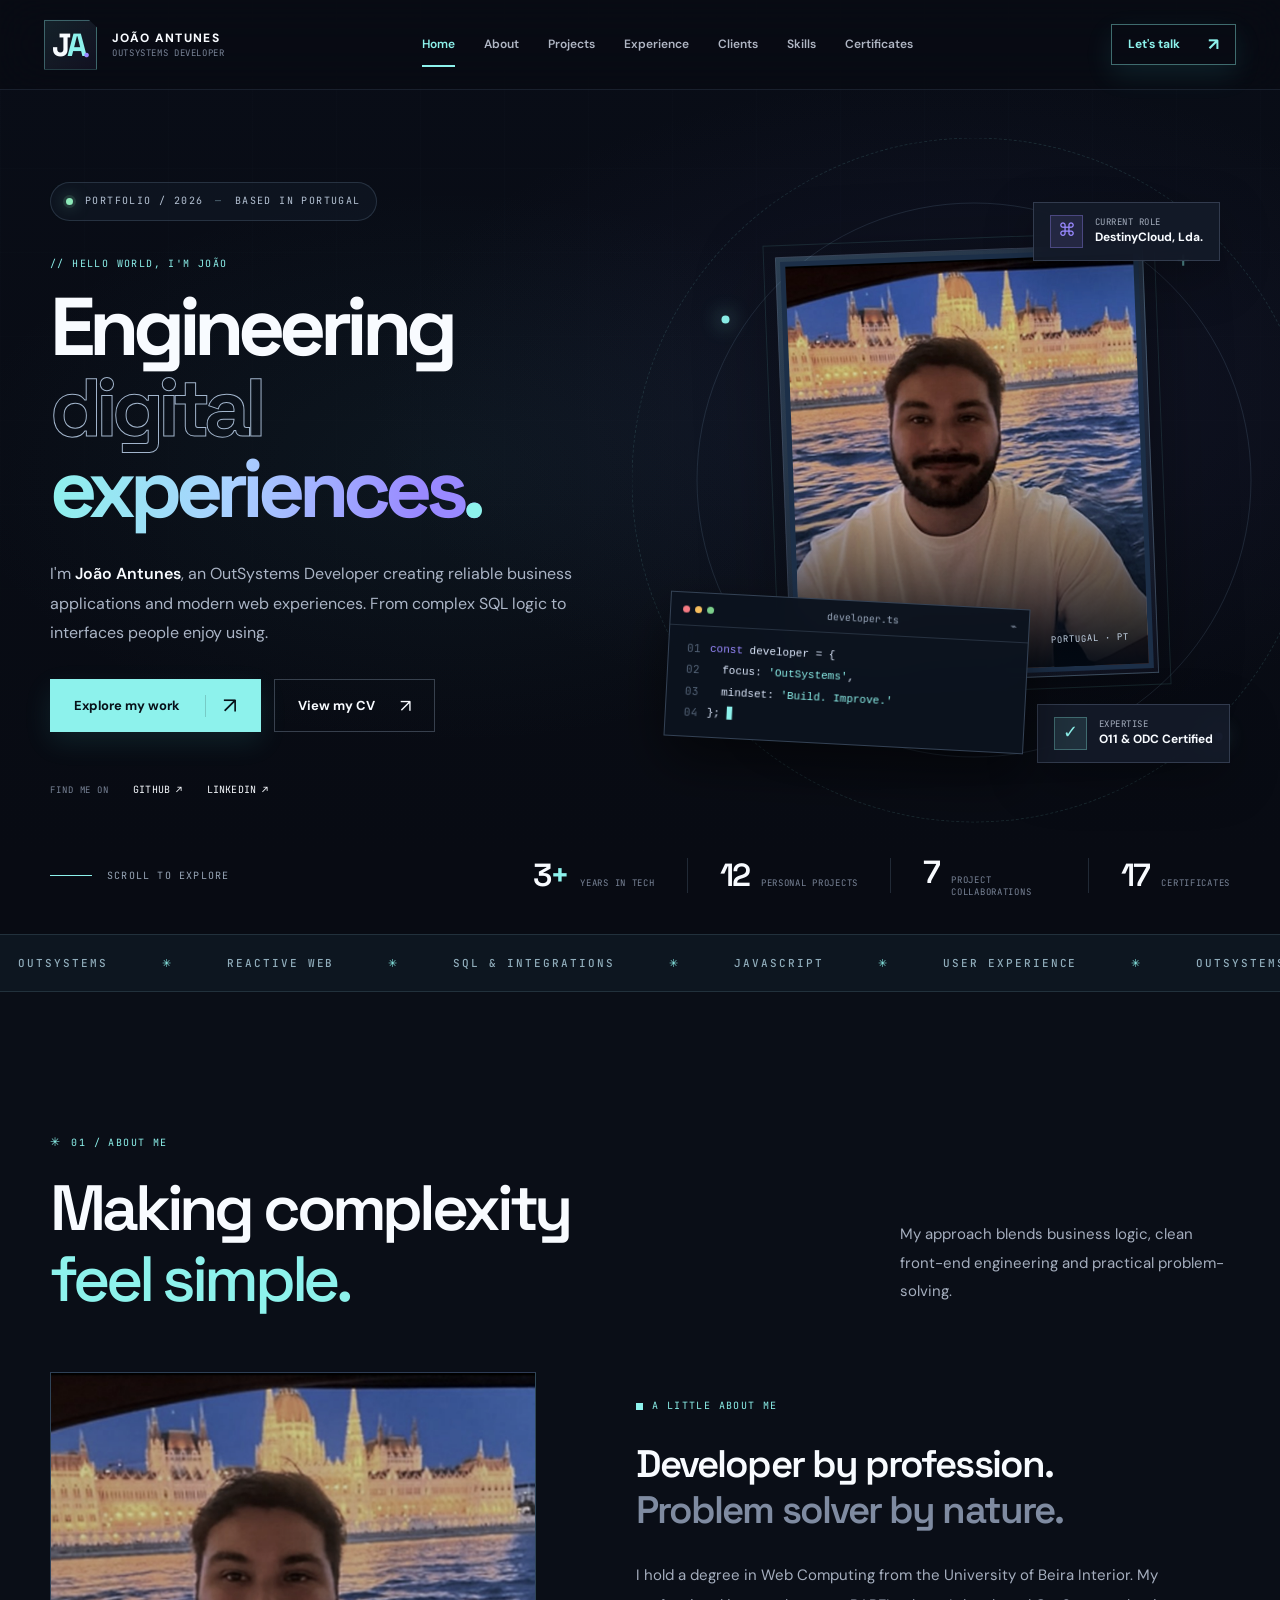
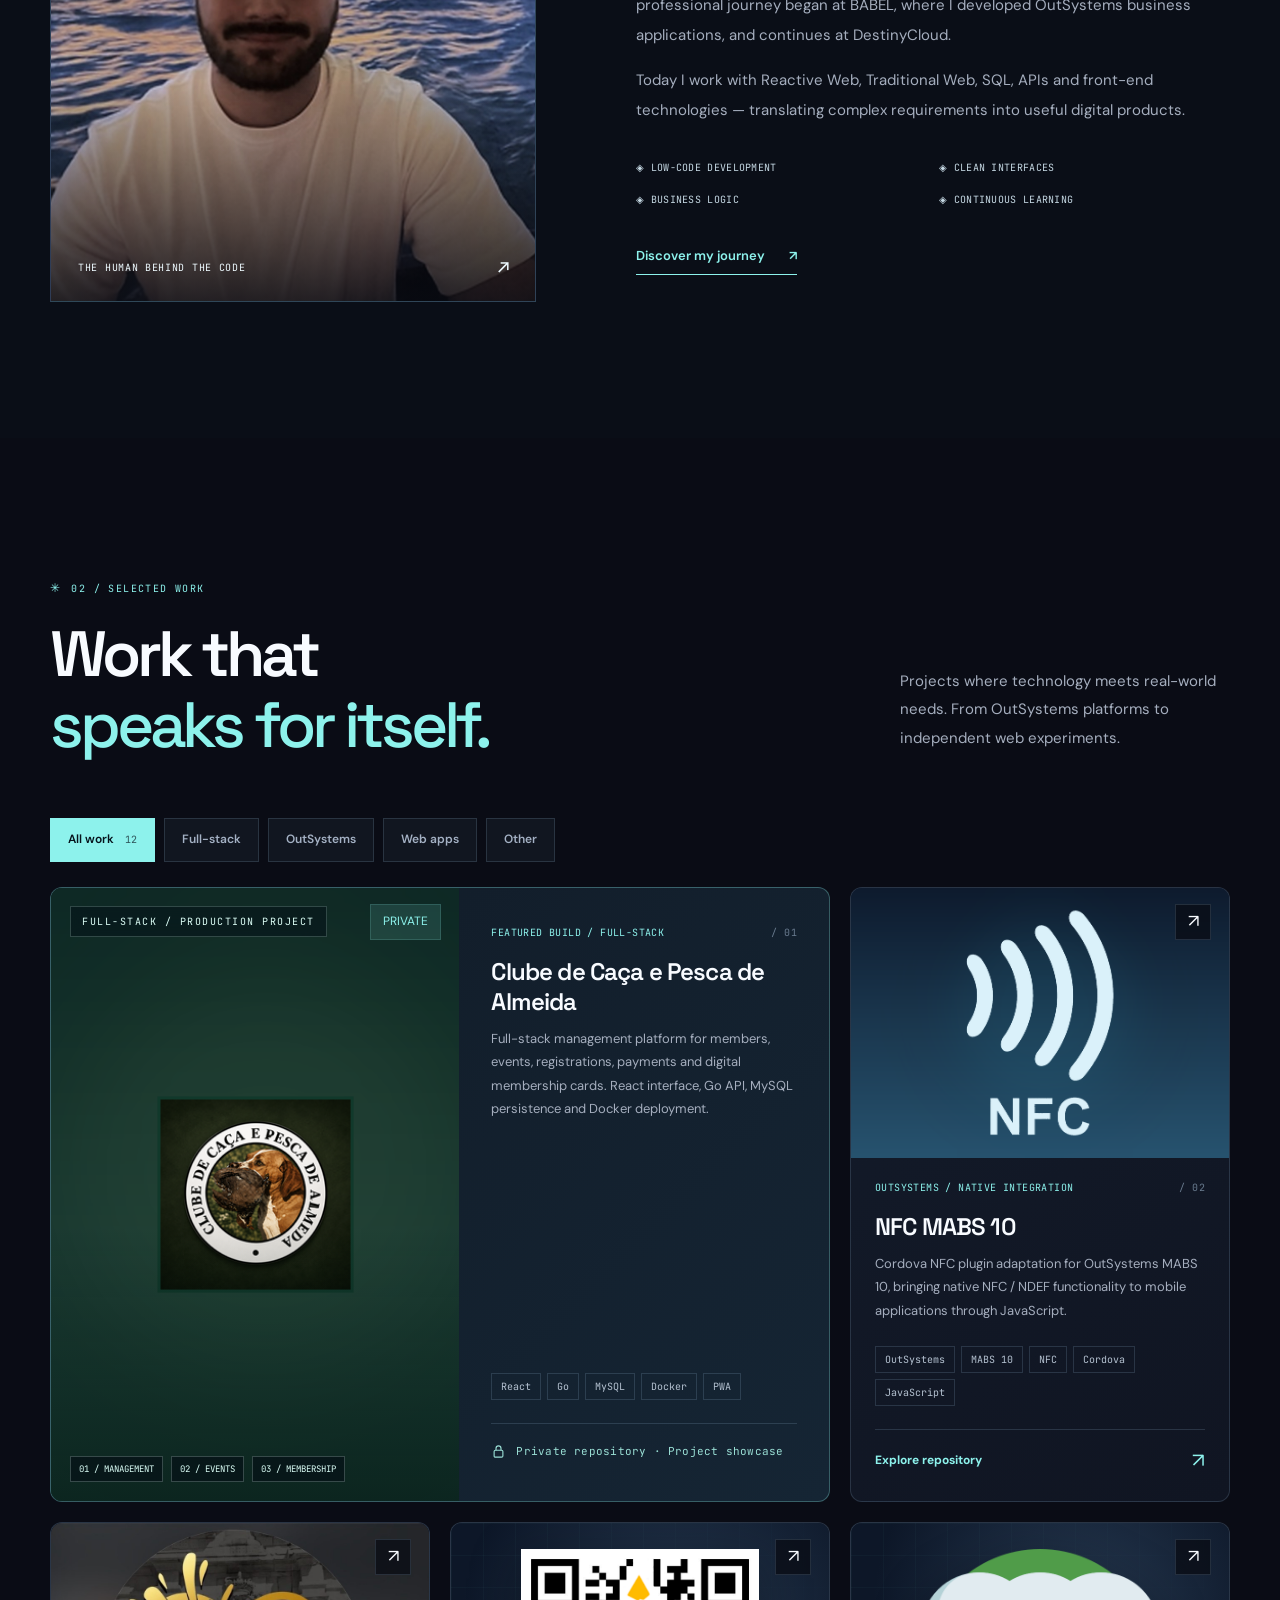
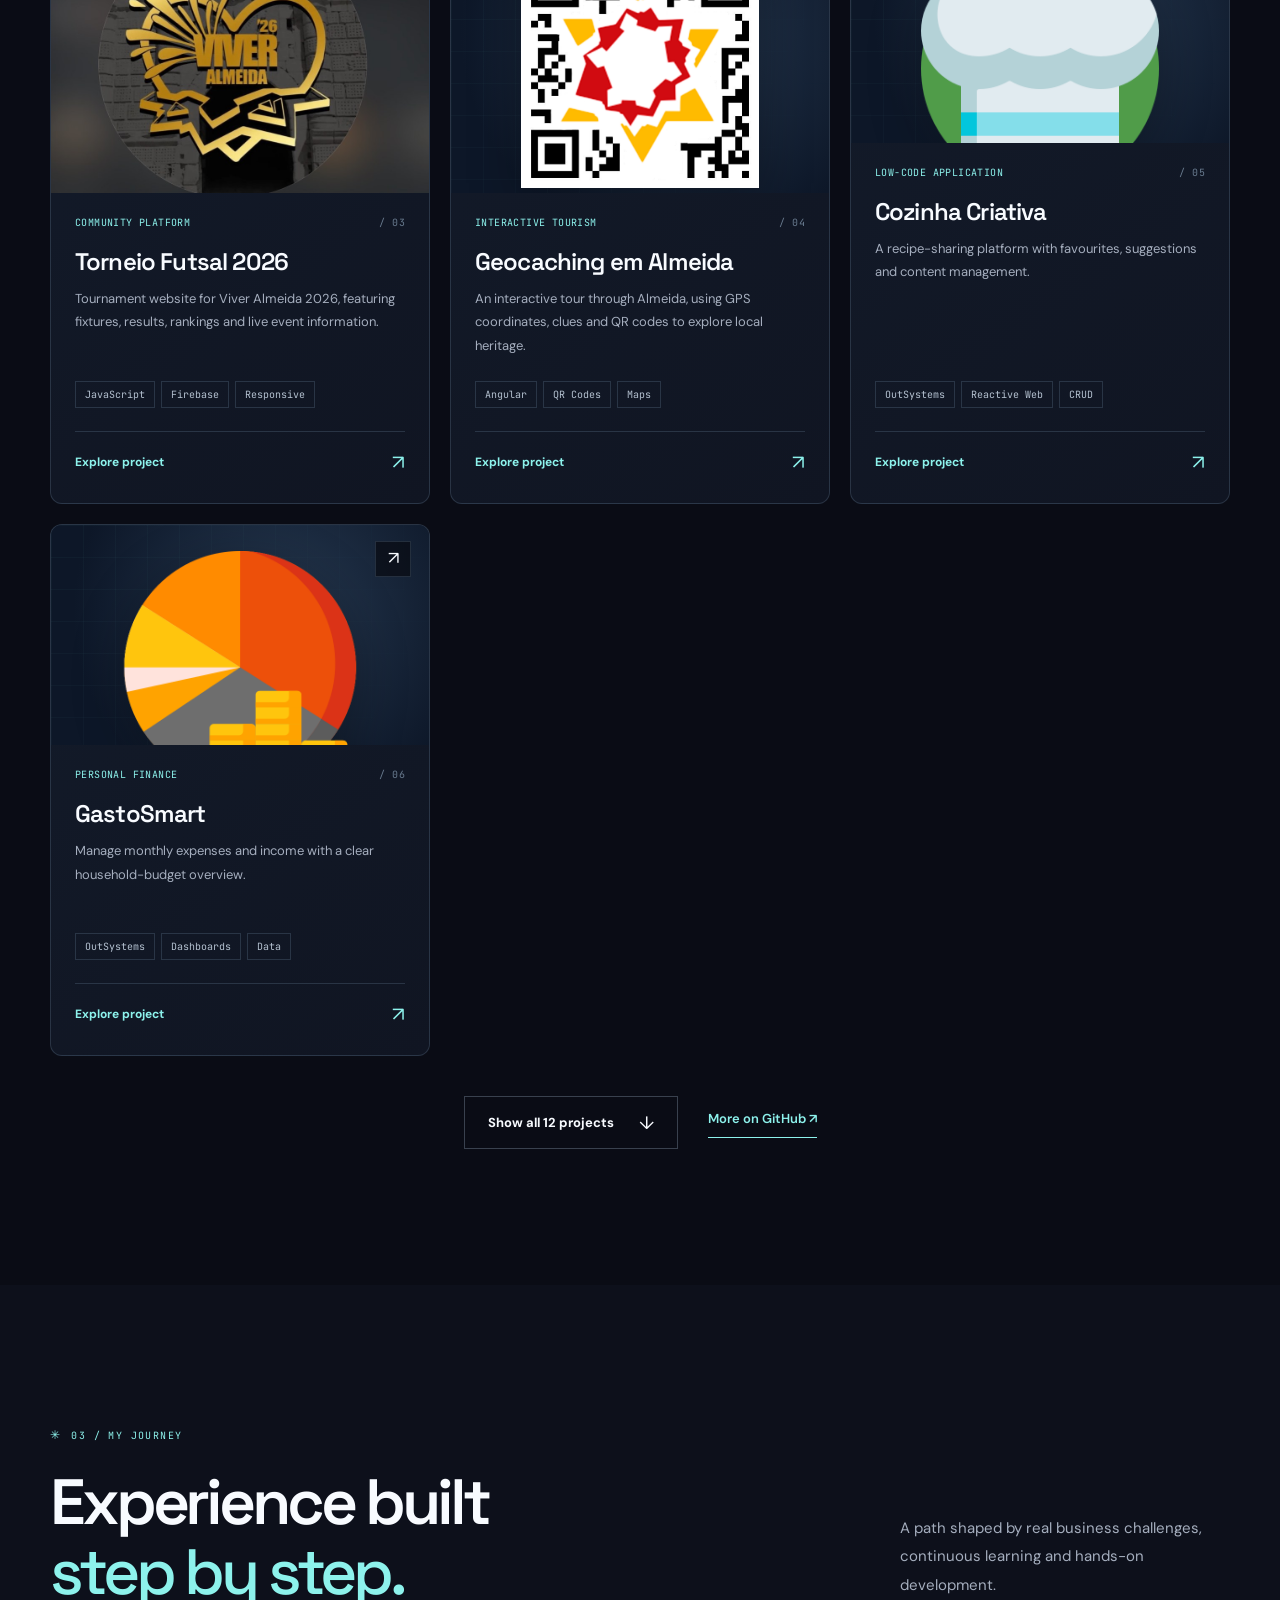
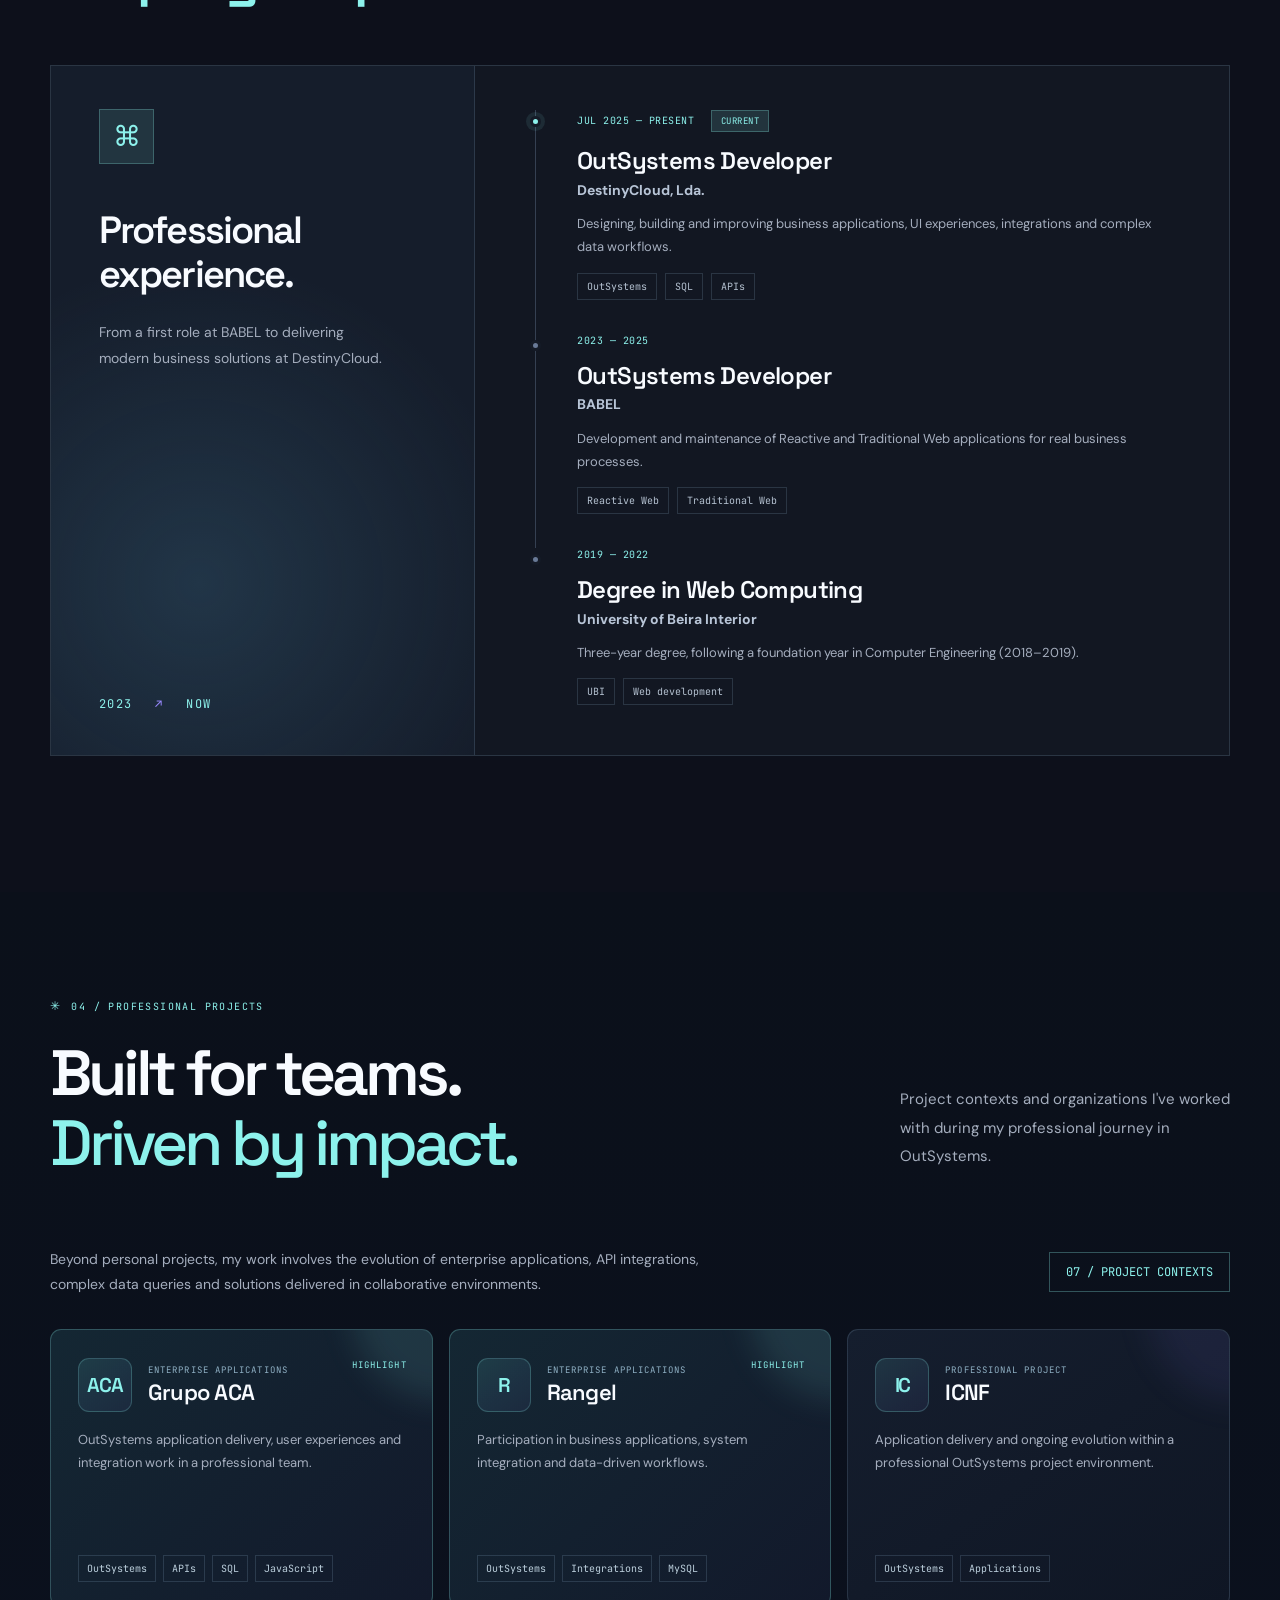
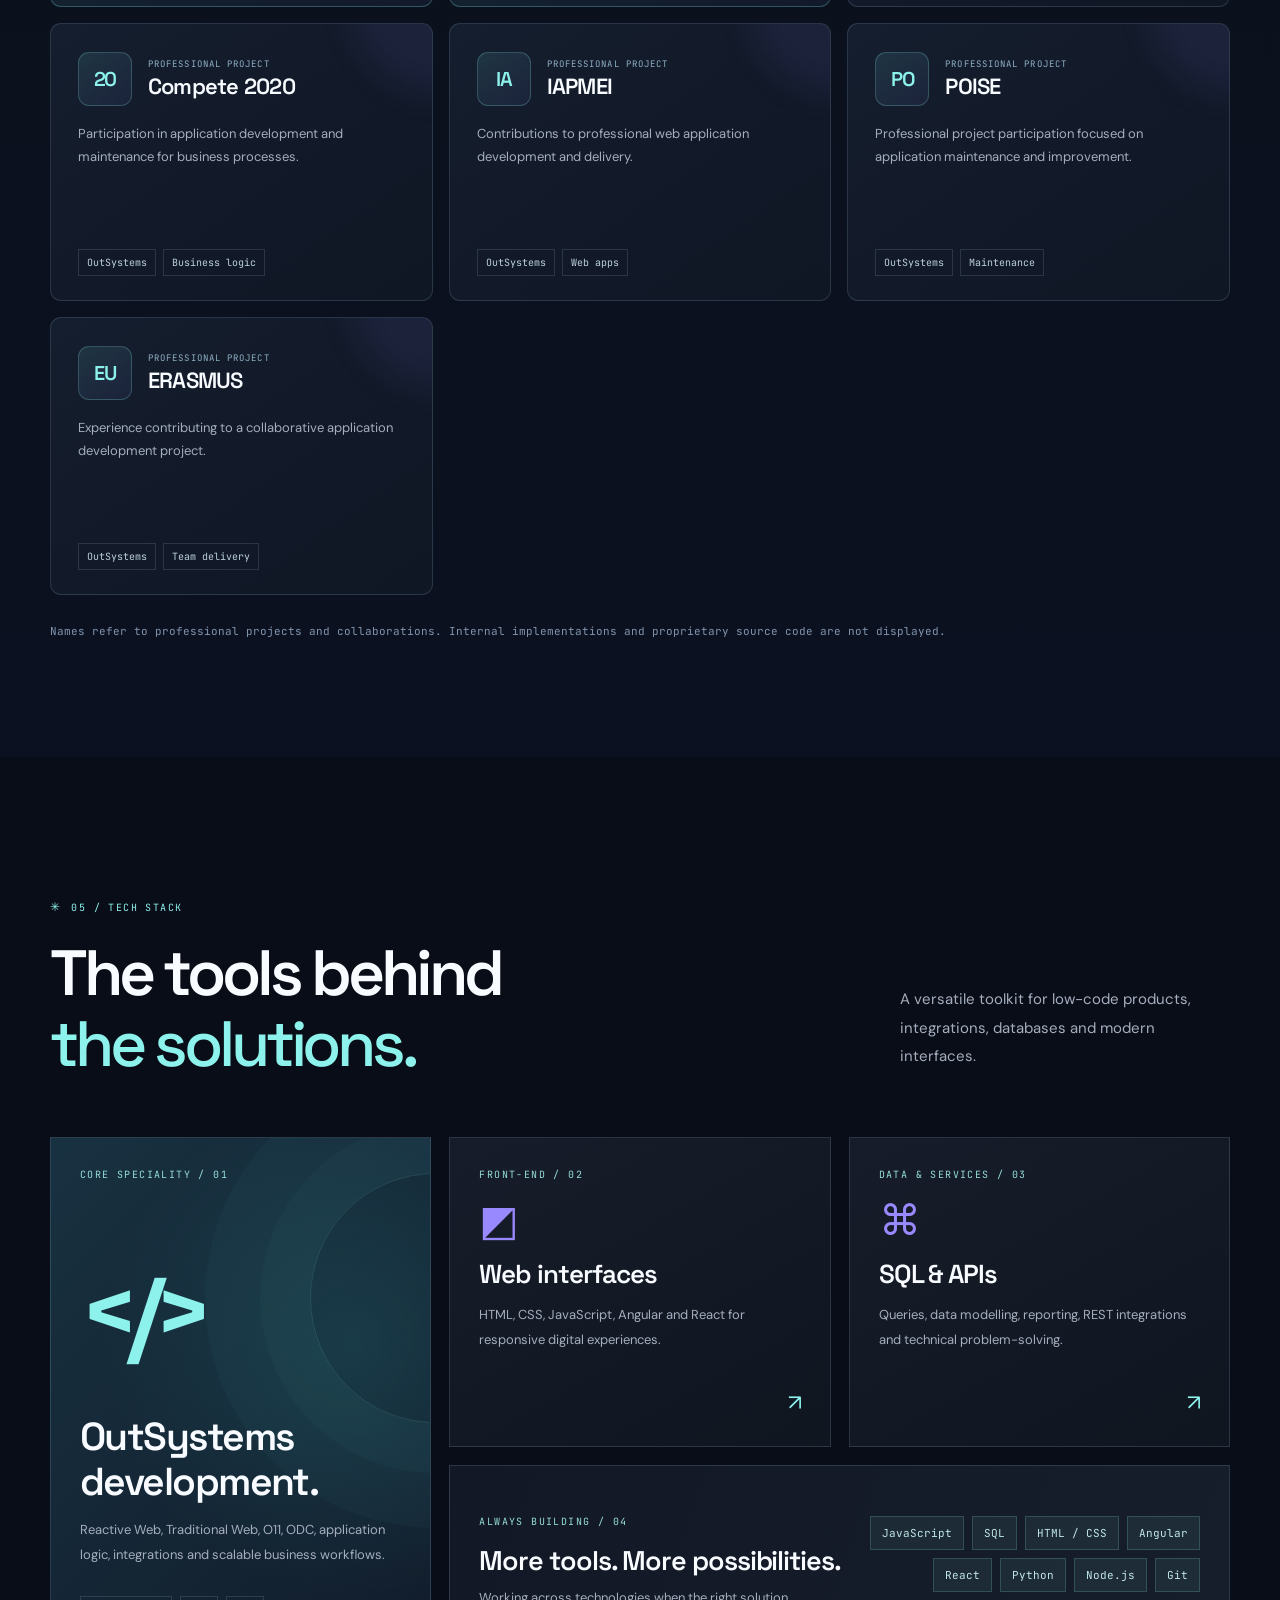
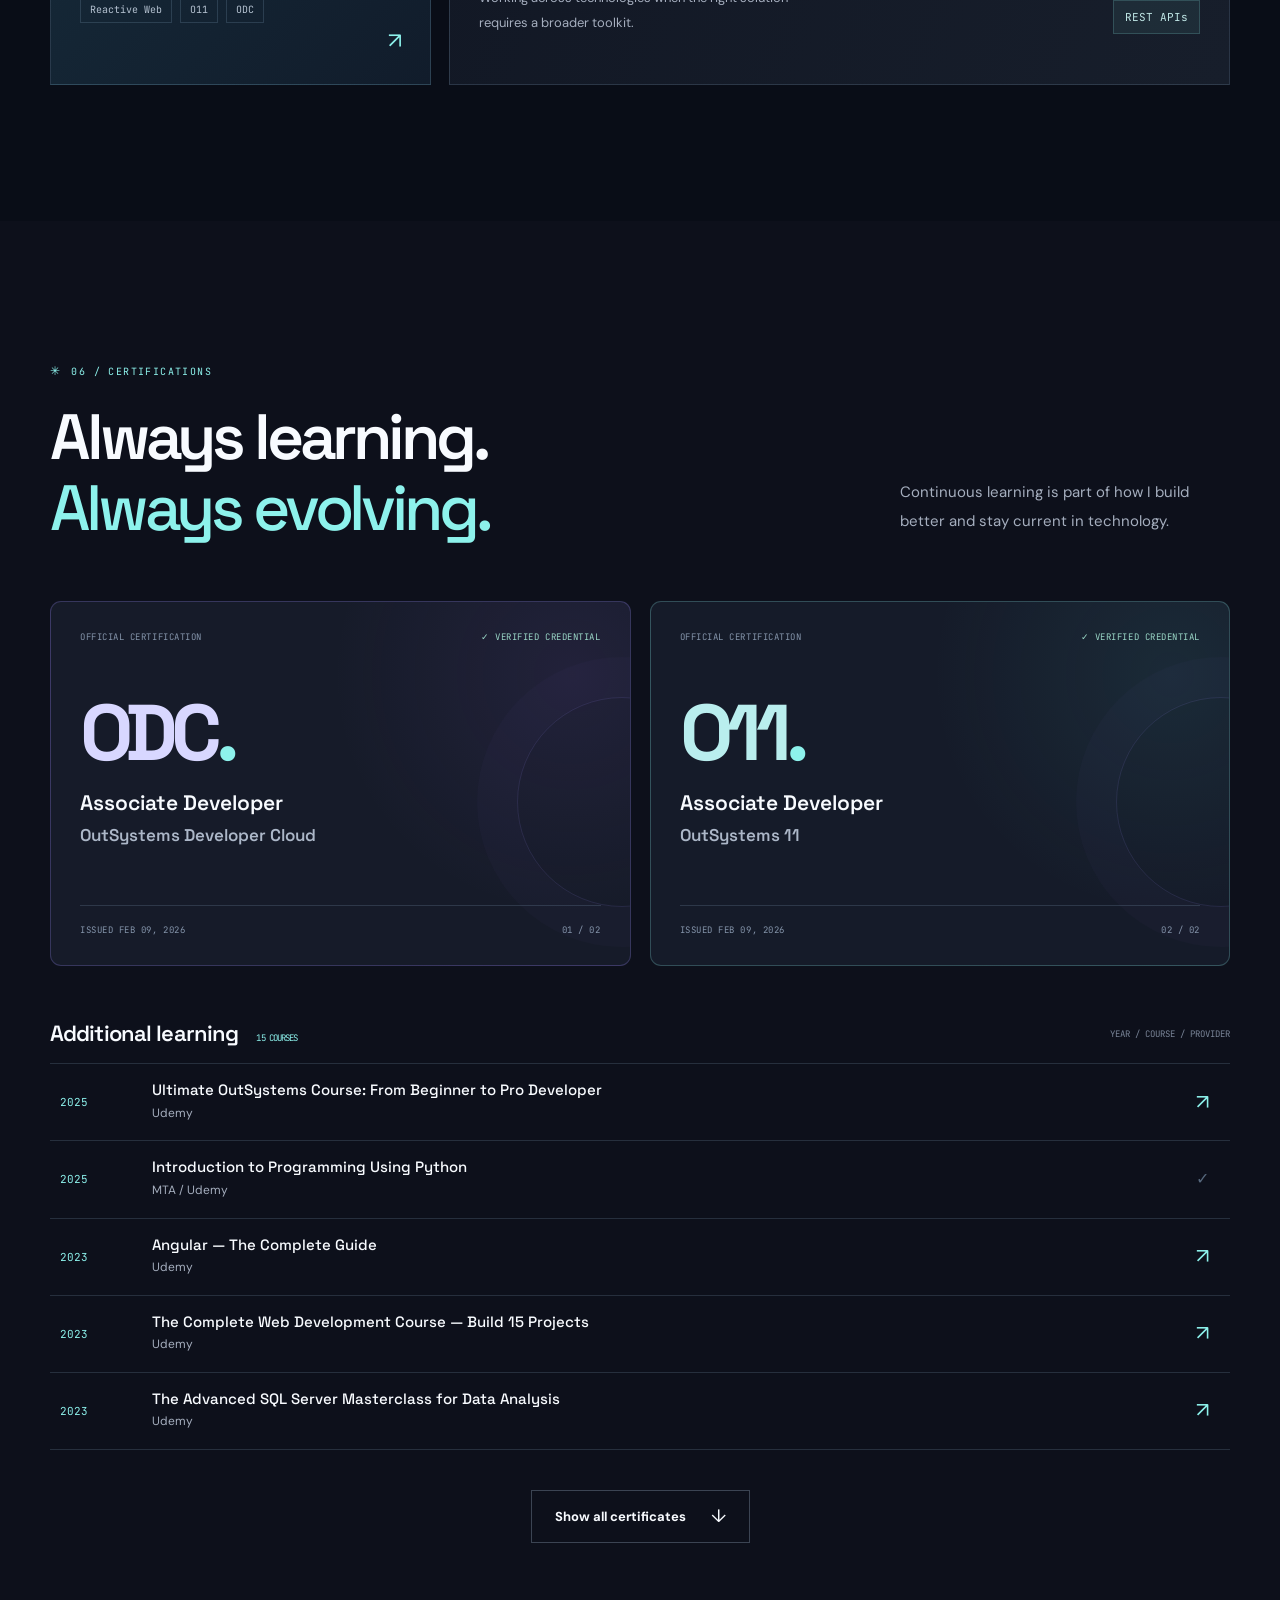
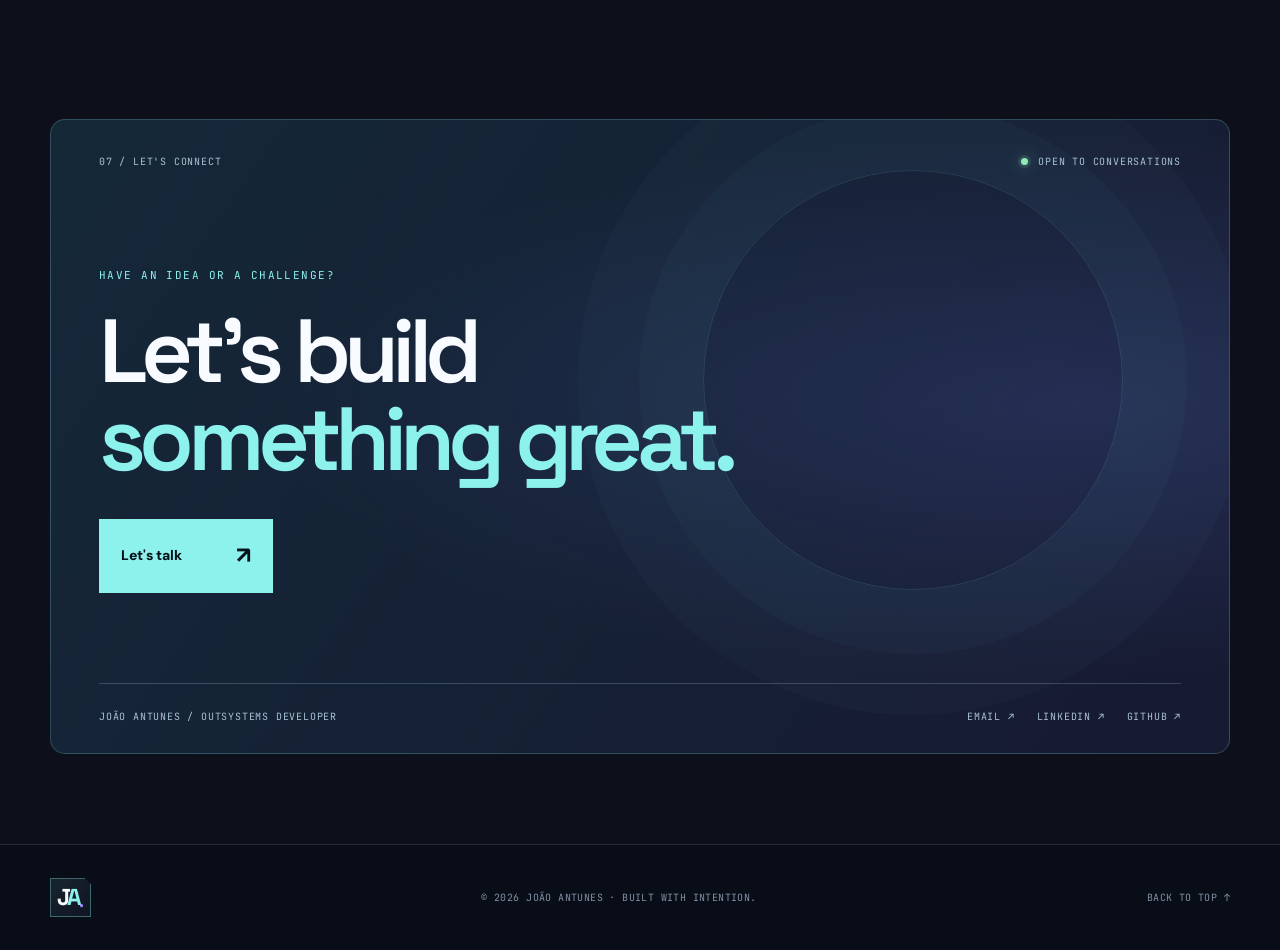
<file: index.html>
<!DOCTYPE html>
<!DOCTYPE html>

<html lang="en">
<head>
<meta charset="utf-8"/>
<meta content="width=device-width, initial-scale=1" name="viewport"/>
<meta content="#070b15" name="theme-color"/>
<meta content="João Antunes — OutSystems Developer | Projects in OutSystems, React, Go, MySQL, REST APIs, JavaScript and NFC. Portfolio, experience and certifications." name="description"/>
<meta content="website" property="og:type"/><meta content="João Antunes | OutSystems Developer" property="og:title"/><meta content="Developer portfolio — selected projects, experience, technical skills and certifications." property="og:description"/>
<meta content="https://jmfa2310.github.io/Joao_Antunes_Portofolio/images/home.jpg" property="og:image"/>
<link href="https://jmfa2310.github.io/Joao_Antunes_Portofolio/images/favicon-32x32.png" rel="icon" type="image/png"/>
<link href="https://fonts.googleapis.com" rel="preconnect"/><link crossorigin="" href="https://fonts.gstatic.com" rel="preconnect"/>
<link href="https://fonts.googleapis.com/css2?family=DM+Sans:wght@400;500;600;700&amp;family=Space+Grotesk:wght@400;500;600;700&amp;family=JetBrains+Mono:wght@400;500;600&amp;display=swap" rel="stylesheet"/>

<noscript><style>.reveal{opacity:1!important;transform:none!important}</style></noscript>
<link href="css/futuristic.css" rel="stylesheet"/><title>João Antunes — OutSystems Developer</title>
<meta content="dark" name="color-scheme"/></head>
<body>
<a class="skip-link" href="#main">Skip to content</a>
<div aria-hidden="true" class="reading-progress" id="reading-progress"></div>
<div aria-hidden="true" class="ambient ambient-a"></div><div aria-hidden="true" class="ambient ambient-b"></div>
<header class="site-header" id="site-header"><div class="nav-container">
<a aria-label="João Antunes — home" class="wordmark" href="#home"><span class="wordmark-symbol">J<span>A</span><i>.</i></span><span class="wordmark-meta">JOÃO ANTUNES <small>OUTSYSTEMS DEVELOPER</small></span></a>
<button aria-controls="site-nav" aria-expanded="false" aria-label="Open menu" class="mobile-menu" id="menu-toggle" type="button"><span></span><span></span></button>
<nav aria-label="Main navigation" class="site-nav" id="site-nav"><a href="#home">Home</a><a href="#about">About</a><a href="#projects">Projects</a><a href="#experience">Experience</a><a href="#clients">Clients</a><a href="#skills">Skills</a><a href="#certifications">Certificates</a></nav>
<a class="nav-contact" href="#contact">Let's talk <span>↗</span></a>
</div></header>
<main id="main">
<section class="hero" id="home"><div aria-hidden="true" class="hero-noise"></div><div class="hero-grid section-container">
<div class="hero-copy reveal"><div class="micro-heading"><span class="live-indicator"></span> PORTFOLIO / 2026 <span class="micro-divider">—</span> BASED IN PORTUGAL</div>
<div class="hero-caption">// HELLO WORLD, I'M JOÃO</div>
<h1>Engineering<br/><span class="outline-word">digital</span><br/><span class="gradient-word">experiences<span class="period">.</span></span></h1>
<p class="hero-description">I'm <strong>João Antunes</strong>, an OutSystems Developer creating reliable business applications and modern web experiences. From complex SQL logic to interfaces people enjoy using.</p>
<div class="hero-actions"><a class="btn btn-primary" href="#projects"><span>Explore my work</span><span class="btn-arrow">↗</span></a><a class="btn btn-outline" href="https://jmfa2310.github.io/Joao_Antunes_Portofolio/cv.html" rel="noopener noreferrer" target="_blank">View my CV <span>↗</span></a></div>
<div class="hero-social"><span>FIND ME ON</span><a href="https://github.com/jmfa2310" rel="noopener noreferrer" target="_blank">GITHUB ↗</a><a href="https://www.linkedin.com/in/jo%C3%A3o-antunes-988613198/" rel="noopener noreferrer" target="_blank">LINKEDIN ↗</a></div>
</div>
<div aria-label="Developer portrait and coding theme" class="hero-visual reveal"><div class="orbital orbit-one"></div><div class="orbital orbit-two"></div><div class="orbit-cross cross-1">+</div><div class="orbit-cross cross-2">+</div>
<div class="hero-photo-frame"><div class="hero-photo-glow"></div><img alt="João Antunes" class="hero-portrait" fetchpriority="high" src="https://jmfa2310.github.io/Joao_Antunes_Portofolio/images/home.jpg"/><div class="portrait-bottom"><span>JOÃO ANTUNES</span><span>PORTUGAL · PT</span></div></div>
<div class="floating-pill pill-top"><span class="pill-icon">⌘</span><span><small>CURRENT ROLE</small><strong>DestinyCloud, Lda.</strong></span></div>
<div class="floating-terminal"><div class="terminal-header"><span class="terminal-dots"><i></i><i></i><i></i></span><span>developer.ts</span><span>⌁</span></div><div class="terminal-lines"><span class="line-number">01</span><code><span class="code-violet">const</span> developer = {</code><span class="line-number">02</span><code>  focus: <span class="code-green">'OutSystems'</span>,</code><span class="line-number">03</span><code>  mindset: <span class="code-green">'Build. Improve.'</span></code><span class="line-number">04</span><code>}; <span class="cursor-block">▋</span></code></div></div>
<div class="floating-pill pill-bottom"><span class="pill-icon pill-green">✓</span><span><small>EXPERTISE</small><strong>O11 &amp; ODC Certified</strong></span></div>
</div>
</div>
<div class="hero-bottom section-container"><a class="scroll-hint" href="#about"><span class="scroll-line"></span> SCROLL TO EXPLORE</a><div class="hero-stats"><div><strong>3<span>+</span></strong><small>YEARS IN TECH</small></div><i></i><div><strong>12</strong><small>PERSONAL PROJECTS</small></div><i></i><div><strong>7</strong><small>PROJECT COLLABORATIONS</small></div><i></i><div><strong>17</strong><small>CERTIFICATES</small></div></div></div>
</section>
<div aria-hidden="true" class="marquee"><div class="marquee-track">  OUTSYSTEMS <span>✳</span> REACTIVE WEB <span>✳</span> SQL &amp; INTEGRATIONS <span>✳</span> JAVASCRIPT <span>✳</span> USER EXPERIENCE <span>✳</span> OUTSYSTEMS <span>✳</span> REACTIVE WEB <span>✳</span> SQL &amp; INTEGRATIONS <span>✳</span> JAVASCRIPT <span>✳</span> USER EXPERIENCE <span>✳</span> </div></div>
<section class="section about-section" id="about"><div class="section-container"><div class="section-heading-row reveal"><div><span class="section-number">01 / ABOUT ME</span><h2>Making complexity<br/><em>feel simple.</em></h2></div><p>My approach blends business logic, clean front-end engineering and practical problem-solving.</p></div>
<div class="about-layout"><div class="about-image-wrap reveal"><img alt="João Antunes portrait" loading="lazy" src="https://jmfa2310.github.io/Joao_Antunes_Portofolio/images/about.jpg"/><div class="image-label">THE HUMAN BEHIND THE CODE <span>↗</span></div></div><div class="about-content reveal"><span class="tiny-heading"><span class="tiny-square"></span> A LITTLE ABOUT ME</span><h3>Developer by profession.<br/><span>Problem solver by nature.</span></h3><p>I hold a degree in Web Computing from the University of Beira Interior. My professional journey began at BABEL, where I developed OutSystems business applications, and continues at DestinyCloud.</p><p>Today I work with Reactive Web, Traditional Web, SQL, APIs and front-end technologies — translating complex requirements into useful digital products.</p><div class="about-qualities"><span>◈ LOW-CODE DEVELOPMENT</span><span>◈ CLEAN INTERFACES</span><span>◈ BUSINESS LOGIC</span><span>◈ CONTINUOUS LEARNING</span></div><a class="text-link" href="#experience">Discover my journey <span>↗</span></a></div></div>
</div></section>
<section class="section projects-section" id="projects"><div class="section-container"><div class="section-heading-row reveal"><div><span class="section-number">02 / SELECTED WORK</span><h2>Work that<br/><em>speaks for itself.</em></h2></div><p>Projects where technology meets real-world needs. From OutSystems platforms to independent web experiments.</p></div>
<div aria-label="Filter projects" class="filter-bar reveal" role="group"><button aria-pressed="true" class="filter-btn active" data-filter="all" type="button">All work <span>12</span></button><button aria-pressed="false" class="filter-btn" data-filter="fullstack" type="button">Full-stack</button><button aria-pressed="false" class="filter-btn" data-filter="outsystems" type="button">OutSystems</button><button aria-pressed="false" class="filter-btn" data-filter="web" type="button">Web apps</button><button aria-pressed="false" class="filter-btn" data-filter="other" type="button">Other</button></div>
<div class="projects-grid" id="projects-grid"><article class="project-card project-lead reveal" data-category="fullstack" data-featured="true" data-portfolio-addition="clube-caca-almeida">
<div aria-label="Clube de Caça e Pesca de Almeida application identity" class="project-media project-media-private project-media-club">
<span aria-hidden="true" class="project-media-grid"></span>
<img alt="Clube de Caça e Pesca de Almeida — visual identity" loading="lazy" src="images/clube-caca-pesca-portfolio.png"/>
<span aria-hidden="true" class="preview-topline">FULL-STACK / PRODUCTION PROJECT</span>
<span aria-hidden="true" class="preview-bottomline"><span>01 / MANAGEMENT</span><span>02 / EVENTS</span><span>03 / MEMBERSHIP</span></span>
<span aria-hidden="true" class="project-media-cta">PRIVATE</span>
</div>
<div class="project-content">
<div class="project-meta"><span>Featured build / full-stack</span><span>/ 01</span></div>
<h3>Clube de Caça e Pesca de Almeida</h3>
<p>Full-stack management platform for members, events, registrations, payments and digital membership cards. React interface, Go API, MySQL persistence and Docker deployment.</p>
<div class="project-bottom">
<div class="project-tags"><span>React</span><span>Go</span><span>MySQL</span><span>Docker</span><span>PWA</span></div>
<span class="project-private-label"><svg aria-hidden="true" viewbox="0 0 24 24"><rect height="11" rx="2" width="14" x="5" y="10"></rect><path d="M8 10V7a4 4 0 0 1 8 0v3"></path></svg> Private repository · Project showcase</span>
</div>
</div>
</article><article class="project-card project-featured reveal" data-category="outsystems" data-featured="true" data-portfolio-addition="nfc-mabs10">
<a aria-label="View NFC MABS 10 project on GitHub" class="project-media project-media-nfc" href="https://github.com/jmfa2310/nfc_mabs10" rel="noopener noreferrer" target="_blank">
<span aria-hidden="true" class="project-media-grid"></span>
<img alt="NFC MABS 10 plugin showcase" loading="lazy" src="images/nfc-mabs10-portfolio.png"/>
<span aria-hidden="true" class="project-media-cta">↗</span>
</a>
<div class="project-content">
<div class="project-meta"><span>OutSystems / native integration</span><span>/ 02</span></div>
<h3>NFC MABS 10</h3>
<p>Cordova NFC plugin adaptation for OutSystems MABS 10, bringing native NFC / NDEF functionality to mobile applications through JavaScript.</p>
<div class="project-bottom">
<div class="project-tags"><span>OutSystems</span><span>MABS 10</span><span>NFC</span><span>Cordova</span><span>JavaScript</span></div>
<a class="project-view" href="https://github.com/jmfa2310/nfc_mabs10" rel="noopener noreferrer" target="_blank">Explore repository <span aria-hidden="true">↗</span></a>
</div>
</div>
</article><article class="project-card project-featured reveal" data-category="web" data-featured="true">
<a aria-label="Open Torneio Futsal 2026" class="project-media" href="https://www.torneiofutsal2026viveralmeida2026.pt/" rel="noopener noreferrer" target="_blank">
<span aria-hidden="true" class="project-media-grid"></span>
<img alt="Torneio Futsal 2026 project preview" loading="lazy" src="https://jmfa2310.github.io/Joao_Antunes_Portofolio/images/torneiofutsal2026.jpg"/>
<span aria-hidden="true" class="project-media-cta">↗</span>
</a>
<div class="project-content"><div class="project-meta"><span>Community platform</span><span>/ 03</span></div>
<h3>Torneio Futsal 2026</h3><p>Tournament website for Viver Almeida 2026, featuring fixtures, results, rankings and live event information.</p>
<div class="project-bottom"><div class="project-tags"><span>JavaScript</span><span>Firebase</span><span>Responsive</span></div><a class="project-view" href="https://www.torneiofutsal2026viveralmeida2026.pt/" rel="noopener noreferrer" target="_blank">Explore project <span aria-hidden="true">↗</span></a></div>
</div></article>
<article class="project-card project-featured reveal" data-category="web" data-featured="true">
<a aria-label="Open Geocaching em Almeida" class="project-media" href="https://github.com/jmfa2310/Projeto_Angular.git" rel="noopener noreferrer" target="_blank">
<span aria-hidden="true" class="project-media-grid"></span>
<img alt="Geocaching em Almeida project preview" loading="lazy" src="https://jmfa2310.github.io/Joao_Antunes_Portofolio/images/ANGULAR.png"/>
<span aria-hidden="true" class="project-media-cta">↗</span>
</a>
<div class="project-content"><div class="project-meta"><span>Interactive tourism</span><span>/ 04</span></div>
<h3>Geocaching em Almeida</h3><p>An interactive tour through Almeida, using GPS coordinates, clues and QR codes to explore local heritage.</p>
<div class="project-bottom"><div class="project-tags"><span>Angular</span><span>QR Codes</span><span>Maps</span></div><a class="project-view" href="https://github.com/jmfa2310/Projeto_Angular.git" rel="noopener noreferrer" target="_blank">Explore project <span aria-hidden="true">↗</span></a></div>
</div></article>
<article class="project-card reveal" data-category="outsystems">
<a aria-label="Open Cozinha Criativa" class="project-media" href="https://personal-ryecy7df.outsystemscloud.com/CozinhaCriativa/Login" rel="noopener noreferrer" target="_blank">
<span aria-hidden="true" class="project-media-grid"></span>
<img alt="Cozinha Criativa project preview" loading="lazy" src="https://jmfa2310.github.io/Joao_Antunes_Portofolio/images/chapeu-de-cozinheiro.png"/>
<span aria-hidden="true" class="project-media-cta">↗</span>
</a>
<div class="project-content"><div class="project-meta"><span>Low-code application</span><span>/ 05</span></div>
<h3>Cozinha Criativa</h3><p>A recipe-sharing platform with favourites, suggestions and content management.</p>
<div class="project-bottom"><div class="project-tags"><span>OutSystems</span><span>Reactive Web</span><span>CRUD</span></div><a class="project-view" href="https://personal-ryecy7df.outsystemscloud.com/CozinhaCriativa/Login" rel="noopener noreferrer" target="_blank">Explore project <span aria-hidden="true">↗</span></a></div>
</div></article>
<article class="project-card reveal" data-category="outsystems">
<a aria-label="Open GastoSmart" class="project-media" href="https://personal-ryecy7df.outsystemscloud.com/controlodedespesas/Login" rel="noopener noreferrer" target="_blank">
<span aria-hidden="true" class="project-media-grid"></span>
<img alt="GastoSmart project preview" loading="lazy" src="https://jmfa2310.github.io/Joao_Antunes_Portofolio/images/despesas.png"/>
<span aria-hidden="true" class="project-media-cta">↗</span>
</a>
<div class="project-content"><div class="project-meta"><span>Personal finance</span><span>/ 06</span></div>
<h3>GastoSmart</h3><p>Manage monthly expenses and income with a clear household-budget overview.</p>
<div class="project-bottom"><div class="project-tags"><span>OutSystems</span><span>Dashboards</span><span>Data</span></div><a class="project-view" href="https://personal-ryecy7df.outsystemscloud.com/controlodedespesas/Login" rel="noopener noreferrer" target="_blank">Explore project <span aria-hidden="true">↗</span></a></div>
</div></article>
<article class="project-card reveal" data-category="outsystems">
<a aria-label="Open Bookings" class="project-media" href="https://personal-ryecy7df.outsystemscloud.com/Bookings/Login" rel="noopener noreferrer" target="_blank">
<span aria-hidden="true" class="project-media-grid"></span>
<img alt="Bookings project preview" loading="lazy" src="https://jmfa2310.github.io/Joao_Antunes_Portofolio/images/Bookings.sleeping297048_640.png"/>
<span aria-hidden="true" class="project-media-cta">↗</span>
</a>
<div class="project-content"><div class="project-meta"><span>Hotel management</span><span>/ 07</span></div>
<h3>Bookings</h3><p>Room reservations, check-in, check-out and administrative management in one solution.</p>
<div class="project-bottom"><div class="project-tags"><span>OutSystems</span><span>Roles</span><span>Management</span></div><a class="project-view" href="https://personal-ryecy7df.outsystemscloud.com/Bookings/Login" rel="noopener noreferrer" target="_blank">Explore project <span aria-hidden="true">↗</span></a></div>
</div></article>
<article class="project-card reveal" data-category="other">
<a aria-label="Open Python Calculator" class="project-media" href="https://github.com/jmfa2310/Calculadora_Python" rel="noopener noreferrer" target="_blank">
<span aria-hidden="true" class="project-media-grid"></span>
<img alt="Python Calculator project preview" loading="lazy" src="https://jmfa2310.github.io/Joao_Antunes_Portofolio/images/rp9.webp"/>
<span aria-hidden="true" class="project-media-cta">↗</span>
</a>
<div class="project-content"><div class="project-meta"><span>Python utility</span><span>/ 08</span></div>
<h3>Python Calculator</h3><p>A lightweight calculator application focused on clear, extensible logic.</p>
<div class="project-bottom"><div class="project-tags"><span>Python</span><span>CLI</span><span>Logic</span></div><a class="project-view" href="https://github.com/jmfa2310/Calculadora_Python" rel="noopener noreferrer" target="_blank">Explore project <span aria-hidden="true">↗</span></a></div>
</div></article>
<article class="project-card project-extra reveal" data-category="web" hidden="">
<a aria-label="Open TaskMate" class="project-media" href="https://github.com/jmfa2310/Taskmate" rel="noopener noreferrer" target="_blank">
<span aria-hidden="true" class="project-media-grid"></span>
<img alt="TaskMate project preview" loading="lazy" src="https://jmfa2310.github.io/Joao_Antunes_Portofolio/images/logo192.png"/>
<span aria-hidden="true" class="project-media-cta">↗</span>
</a>
<div class="project-content"><div class="project-meta"><span>Productivity</span><span>/ 09</span></div>
<h3>TaskMate</h3><p>A React task manager with add, edit, delete and daily-progress workflows.</p>
<div class="project-bottom"><div class="project-tags"><span>React</span><span>State</span><span>CRUD</span></div><a class="project-view" href="https://github.com/jmfa2310/Taskmate" rel="noopener noreferrer" target="_blank">Explore project <span aria-hidden="true">↗</span></a></div>
</div></article>
<article class="project-card project-extra reveal" data-category="web" hidden="">
<a aria-label="Open Video Slider" class="project-media" href="https://jmfa2310.github.io/Video-Slider/" rel="noopener noreferrer" target="_blank">
<span aria-hidden="true" class="project-media-grid"></span>
<img alt="Video Slider project preview" loading="lazy" src="https://jmfa2310.github.io/Joao_Antunes_Portofolio/images/Gallery.png"/>
<span aria-hidden="true" class="project-media-cta">↗</span>
</a>
<div class="project-content"><div class="project-meta"><span>Interactive media</span><span>/ 10</span></div>
<h3>Video Slider</h3><p>A dynamic video gallery with thumbnail-driven playback and a clean interface.</p>
<div class="project-bottom"><div class="project-tags"><span>JavaScript</span><span>DOM</span><span>UI</span></div><a class="project-view" href="https://jmfa2310.github.io/Video-Slider/" rel="noopener noreferrer" target="_blank">Explore project <span aria-hidden="true">↗</span></a></div>
</div></article>
<article class="project-card project-extra reveal" data-category="web" hidden="">
<a aria-label="Open Spotify Music App" class="project-media" href="https://jmfa2310.github.io/Spotify-Music-App/" rel="noopener noreferrer" target="_blank">
<span aria-hidden="true" class="project-media-grid"></span>
<img alt="Spotify Music App project preview" loading="lazy" src="https://jmfa2310.github.io/Joao_Antunes_Portofolio/images/musica.png"/>
<span aria-hidden="true" class="project-media-cta">↗</span>
</a>
<div class="project-content"><div class="project-meta"><span>Audio interface</span><span>/ 11</span></div>
<h3>Spotify Music App</h3><p>A music interface with playback controls, progress states and track details.</p>
<div class="project-bottom"><div class="project-tags"><span>JavaScript</span><span>Audio</span><span>CSS</span></div><a class="project-view" href="https://jmfa2310.github.io/Spotify-Music-App/" rel="noopener noreferrer" target="_blank">Explore project <span aria-hidden="true">↗</span></a></div>
</div></article>
<article class="project-card project-extra reveal" data-category="web" hidden="">
<a aria-label="Open Ecommerce Card" class="project-media" href="https://jmfa2310.github.io/Ecommerce-Card-main/" rel="noopener noreferrer" target="_blank">
<span aria-hidden="true" class="project-media-grid"></span>
<img alt="Ecommerce Card project preview" loading="lazy" src="https://jmfa2310.github.io/Joao_Antunes_Portofolio/images/tenis.png"/>
<span aria-hidden="true" class="project-media-cta">↗</span>
</a>
<div class="project-content"><div class="project-meta"><span>E-commerce UI</span><span>/ 12</span></div>
<h3>Ecommerce Card</h3><p>A product-card experience with thumbnail selection and interactive gallery states.</p>
<div class="project-bottom"><div class="project-tags"><span>JavaScript</span><span>CSS</span><span>Gallery</span></div><a class="project-view" href="https://jmfa2310.github.io/Ecommerce-Card-main/" rel="noopener noreferrer" target="_blank">Explore project <span aria-hidden="true">↗</span></a></div>
</div></article></div><p class="no-projects" hidden="" id="no-projects">No projects in this category.</p>
<div class="section-cta"><button aria-expanded="false" class="btn btn-outline" id="show-projects" type="button">Show all 10 projects <span>↓</span></button><a class="text-link" href="https://github.com/jmfa2310" rel="noopener noreferrer" target="_blank">More on GitHub ↗</a></div></div></section>
<section class="section experience-section" id="experience"><div class="section-container"><div class="section-heading-row reveal"><div><span class="section-number">03 / MY JOURNEY</span><h2>Experience built<br/><em>step by step.</em></h2></div><p>A path shaped by real business challenges, continuous learning and hands-on development.</p></div><div class="career-grid">
<div class="career-intro reveal"><div class="career-icon">⌘</div><h3>Professional<br/>experience.</h3><p>From a first role at BABEL to delivering modern business solutions at DestinyCloud.</p><div class="career-year">2023 <span>↗</span> NOW</div></div>
<div class="career-timeline reveal"><article class="career-item current"><span class="timeline-connector"></span><div class="career-date">JUL 2025 — PRESENT <span class="current-label">CURRENT</span></div><h3>OutSystems Developer</h3><h4>DestinyCloud, Lda.</h4><p>Designing, building and improving business applications, UI experiences, integrations and complex data workflows.</p><div class="tag-row"><span>OutSystems</span><span>SQL</span><span>APIs</span></div></article>
<article class="career-item"><span class="timeline-connector"></span><div class="career-date">2023 — 2025</div><h3>OutSystems Developer</h3><h4>BABEL</h4><p>Development and maintenance of Reactive and Traditional Web applications for real business processes.</p><div class="tag-row"><span>Reactive Web</span><span>Traditional Web</span></div></article>
<article class="career-item education"><span class="timeline-connector"></span><div class="career-date">2019 — 2022</div><h3>Degree in Web Computing</h3><h4>University of Beira Interior</h4><p>Three-year degree, following a foundation year in Computer Engineering (2018–2019).</p><div class="tag-row"><span>UBI</span><span>Web development</span></div></article>
</div></div></div></section><section class="section client-section" id="clients">
<div class="section-container">
<div class="section-heading-row reveal"><div><span class="section-number">04 / PROFESSIONAL PROJECTS</span><h2>Built for teams.<br/><em>Driven by impact.</em></h2></div><p>Project contexts and organizations I've worked with during my professional journey in OutSystems.</p></div>
<div class="client-intro reveal"><p>Beyond personal projects, my work involves the evolution of enterprise applications, API integrations, complex data queries and solutions delivered in collaborative environments.</p><span class="client-count">07 / PROJECT CONTEXTS</span></div>
<div class="client-grid"><article class="client-card client-card-featured reveal" data-client="grupo-aca" style="--client-glow:rgba(141,242,236,.11)">
<div class="client-identity"><div aria-hidden="true" class="client-icon">ACA</div><div><span class="client-type">ENTERPRISE APPLICATIONS</span><h3>Grupo ACA</h3></div></div>
<p>OutSystems application delivery, user experiences and integration work in a professional team.</p><div class="client-tags"><span>OutSystems</span><span>APIs</span><span>SQL</span><span>JavaScript</span></div>
</article><article class="client-card client-card-featured reveal" data-client="rangel" style="--client-glow:rgba(141,242,236,.11)">
<div class="client-identity"><div aria-hidden="true" class="client-icon">R</div><div><span class="client-type">ENTERPRISE APPLICATIONS</span><h3>Rangel</h3></div></div>
<p>Participation in business applications, system integration and data-driven workflows.</p><div class="client-tags"><span>OutSystems</span><span>Integrations</span><span>MySQL</span></div>
</article><article class="client-card reveal" data-client="icnf" style="--client-glow:rgba(118,112,211,.10)">
<div class="client-identity"><div aria-hidden="true" class="client-icon">IC</div><div><span class="client-type">PROFESSIONAL PROJECT</span><h3>ICNF</h3></div></div>
<p>Application delivery and ongoing evolution within a professional OutSystems project environment.</p><div class="client-tags"><span>OutSystems</span><span>Applications</span></div>
</article><article class="client-card reveal" data-client="compete-2020" style="--client-glow:rgba(118,112,211,.10)">
<div class="client-identity"><div aria-hidden="true" class="client-icon">20</div><div><span class="client-type">PROFESSIONAL PROJECT</span><h3>Compete 2020</h3></div></div>
<p>Participation in application development and maintenance for business processes.</p><div class="client-tags"><span>OutSystems</span><span>Business logic</span></div>
</article><article class="client-card reveal" data-client="iapmei" style="--client-glow:rgba(118,112,211,.10)">
<div class="client-identity"><div aria-hidden="true" class="client-icon">IA</div><div><span class="client-type">PROFESSIONAL PROJECT</span><h3>IAPMEI</h3></div></div>
<p>Contributions to professional web application development and delivery.</p><div class="client-tags"><span>OutSystems</span><span>Web apps</span></div>
</article><article class="client-card reveal" data-client="poise" style="--client-glow:rgba(118,112,211,.10)">
<div class="client-identity"><div aria-hidden="true" class="client-icon">PO</div><div><span class="client-type">PROFESSIONAL PROJECT</span><h3>POISE</h3></div></div>
<p>Professional project participation focused on application maintenance and improvement.</p><div class="client-tags"><span>OutSystems</span><span>Maintenance</span></div>
</article><article class="client-card reveal" data-client="erasmus" style="--client-glow:rgba(118,112,211,.10)">
<div class="client-identity"><div aria-hidden="true" class="client-icon">EU</div><div><span class="client-type">PROFESSIONAL PROJECT</span><h3>ERASMUS</h3></div></div>
<p>Experience contributing to a collaborative application development project.</p><div class="client-tags"><span>OutSystems</span><span>Team delivery</span></div>
</article></div>
<p class="client-note">Names refer to professional projects and collaborations. Internal implementations and proprietary source code are not displayed.</p>
</div>
</section>
<section class="section skills-section" id="skills"><div class="section-container"><div class="section-heading-row reveal"><div><span class="section-number">05 / TECH STACK</span><h2>The tools behind<br/><em>the solutions.</em></h2></div><p>A versatile toolkit for low-code products, integrations, databases and modern interfaces.</p></div>
<div class="skills-bento"><article class="skill-bento skill-primary reveal"><span class="bento-index">CORE SPECIALITY / 01</span><div class="skill-symbol">&lt;/&gt;</div><h3>OutSystems<br/>development.</h3><p>Reactive Web, Traditional Web, O11, ODC, application logic, integrations and scalable business workflows.</p><div class="tag-row"><span>Reactive Web</span><span>O11</span><span>ODC</span></div><span class="skill-corner">↗</span></article>
<article class="skill-bento reveal"><span class="bento-index">FRONT-END / 02</span><div class="bento-icon">◩</div><h3>Web interfaces</h3><p>HTML, CSS, JavaScript, Angular and React for responsive digital experiences.</p><span class="skill-corner">↗</span></article>
<article class="skill-bento reveal"><span class="bento-index">DATA &amp; SERVICES / 03</span><div class="bento-icon">⌘</div><h3>SQL &amp; APIs</h3><p>Queries, data modelling, reporting, REST integrations and technical problem-solving.</p><span class="skill-corner">↗</span></article>
<article class="skill-bento skill-wide reveal"><div><span class="bento-index">ALWAYS BUILDING / 04</span><h3>More tools. More possibilities.</h3><p>Working across technologies when the right solution requires a broader toolkit.</p></div><div class="skill-cloud"><span>JavaScript</span><span>SQL</span><span>HTML / CSS</span><span>Angular</span><span>React</span><span>Python</span><span>Node.js</span><span>Git</span><span>REST APIs</span></div></article>
</div></div></section>
<section class="section certificates-section" id="certifications"><div class="section-container"><div class="section-heading-row reveal"><div><span class="section-number">06 / CERTIFICATIONS</span><h2>Always learning.<br/><em>Always evolving.</em></h2></div><p>Continuous learning is part of how I build better and stay current in technology.</p></div>
<div class="cert-feature-grid"><article class="cert-feature reveal"><div class="cert-feature-top"><span>OFFICIAL CERTIFICATION</span><span class="cert-verified">✓ VERIFIED CREDENTIAL</span></div><div class="cert-logo">ODC<span>.</span></div><h3>Associate Developer<br/><span>OutSystems Developer Cloud</span></h3><div class="cert-feature-foot"><span>ISSUED FEB 09, 2026</span><span>01 / 02</span></div></article>
<article class="cert-feature reveal"><div class="cert-feature-top"><span>OFFICIAL CERTIFICATION</span><span class="cert-verified">✓ VERIFIED CREDENTIAL</span></div><div class="cert-logo">O11<span>.</span></div><h3>Associate Developer<br/><span>OutSystems 11</span></h3><div class="cert-feature-foot"><span>ISSUED FEB 09, 2026</span><span>02 / 02</span></div></article></div>
<div class="cert-list-title"><h3>Additional learning <span>15 COURSES</span></h3><span>YEAR / COURSE / PROVIDER</span></div><div class="cert-list" id="cert-list"><article class="cert-row cert-extra is-initial"><span class="cert-year">2025</span><div><h4>Ultimate OutSystems Course: From Beginner to Pro Developer</h4><p>Udemy</p></div><a aria-label="View certificate: Ultimate OutSystems Course: From Beginner to Pro Developer" href="https://www.udemy.com/certificate/UC-bccdd0cf-9003-4829-a818-4157e5d987d6/" rel="noopener noreferrer" target="_blank">↗</a></article>
<article class="cert-row cert-extra is-initial"><span class="cert-year">2025</span><div><h4>Introduction to Programming Using Python</h4><p>MTA / Udemy</p></div><span class="cert-no-link" title="No public verification link">✓</span></article>
<article class="cert-row cert-extra is-initial"><span class="cert-year">2023</span><div><h4>Angular — The Complete Guide</h4><p>Udemy</p></div><a aria-label="View certificate: Angular — The Complete Guide" href="https://www.udemy.com/certificate/UC-2519c25b-8caf-4b2a-bac4-3d8549e29cd9/" rel="noopener noreferrer" target="_blank">↗</a></article>
<article class="cert-row cert-extra is-initial"><span class="cert-year">2023</span><div><h4>The Complete Web Development Course — Build 15 Projects</h4><p>Udemy</p></div><a aria-label="View certificate: The Complete Web Development Course — Build 15 Projects" href="https://www.udemy.com/certificate/UC-eb9428b7-72ce-44ca-9366-c0fbb0b88e7a/" rel="noopener noreferrer" target="_blank">↗</a></article>
<article class="cert-row cert-extra is-initial"><span class="cert-year">2023</span><div><h4>The Advanced SQL Server Masterclass for Data Analysis</h4><p>Udemy</p></div><a aria-label="View certificate: The Advanced SQL Server Masterclass for Data Analysis" href="https://www.udemy.com/certificate/UC-2357dd30-876a-4aad-b9f7-bbbb3cd76829/" rel="noopener noreferrer" target="_blank">↗</a></article>
<article class="cert-row cert-extra" hidden=""><span class="cert-year">2023</span><div><h4>Build Responsive Real-World Websites with HTML and CSS</h4><p>Udemy</p></div><a aria-label="View certificate: Build Responsive Real-World Websites with HTML and CSS" href="https://www.udemy.com/certificate/UC-3027ae52-b32d-4226-bf0f-c6b4fc1397d4/" rel="noopener noreferrer" target="_blank">↗</a></article>
<article class="cert-row cert-extra" hidden=""><span class="cert-year">2023</span><div><h4>Advanced CSS and Sass: Flexbox, Grid and Animations</h4><p>Udemy</p></div><a aria-label="View certificate: Advanced CSS and Sass: Flexbox, Grid and Animations" href="https://www.udemy.com/certificate/UC-52c3335b-b331-414b-afa5-af81e7bf22ae/" rel="noopener noreferrer" target="_blank">↗</a></article>
<article class="cert-row cert-extra" hidden=""><span class="cert-year">2023</span><div><h4>JavaScript Basics for Beginners</h4><p>Udemy</p></div><a aria-label="View certificate: JavaScript Basics for Beginners" href="https://www.udemy.com/certificate/UC-74177f87-ba69-4d15-a9af-6e2763232604/" rel="noopener noreferrer" target="_blank">↗</a></article>
<article class="cert-row cert-extra" hidden=""><span class="cert-year">2023</span><div><h4>DOM — Build Dynamic Websites with JavaScript, Part 1</h4><p>Udemy</p></div><span class="cert-no-link" title="No public verification link">✓</span></article>
<article class="cert-row cert-extra" hidden=""><span class="cert-year">2023</span><div><h4>DOM — Build Dynamic Websites with JavaScript, Part 2</h4><p>Udemy</p></div><a aria-label="View certificate: DOM — Build Dynamic Websites with JavaScript, Part 2" href="https://www.udemy.com/certificate/UC-badacccb-1dbd-42d3-883b-eb6ecf47bad2/" rel="noopener noreferrer" target="_blank">↗</a></article>
<article class="cert-row cert-extra" hidden=""><span class="cert-year">2023</span><div><h4>Complete jQuery Course: Beginner to Advanced</h4><p>Udemy</p></div><a aria-label="View certificate: Complete jQuery Course: Beginner to Advanced" href="https://www.udemy.com/certificate/UC-c862fa5d-8f26-4baa-a393-c4ab1007cd22/" rel="noopener noreferrer" target="_blank">↗</a></article>
<article class="cert-row cert-extra" hidden=""><span class="cert-year">2023</span><div><h4>UX Fundamentals: Practical Usability for Product Design</h4><p>Udemy</p></div><a aria-label="View certificate: UX Fundamentals: Practical Usability for Product Design" href="https://www.udemy.com/certificate/UC-2519c25b-8caf-4b2a-bac4-3d8549e29cd9/" rel="noopener noreferrer" target="_blank">↗</a></article>
<article class="cert-row cert-extra" hidden=""><span class="cert-year">2023</span><div><h4>Microsoft SQL for Beginners</h4><p>Udemy</p></div><a aria-label="View certificate: Microsoft SQL for Beginners" href="https://www.udemy.com/certificate/UC-5844a4e8-0108-4ff2-bf5e-a1622650e9b2/" rel="noopener noreferrer" target="_blank">↗</a></article>
<article class="cert-row cert-extra" hidden=""><span class="cert-year">2023</span><div><h4>The Complete ASP.NET MVC 5 Course</h4><p>Udemy</p></div><a aria-label="View certificate: The Complete ASP.NET MVC 5 Course" href="https://www.udemy.com/certificate/UC-684537c5-f85a-462e-9f92-4c7355619308/" rel="noopener noreferrer" target="_blank">↗</a></article>
<article class="cert-row cert-extra" hidden=""><span class="cert-year">2022</span><div><h4>Fundamentals of Digital Marketing</h4><p>Google</p></div><span class="cert-no-link" title="No public verification link">✓</span></article></div>
<div class="section-cta"><button aria-expanded="false" class="btn btn-outline" id="show-certificates" type="button">Show all certificates <span>↓</span></button></div>
</div></section>
<section class="contact-section" id="contact"><div class="section-container"><div class="contact-panel reveal"><div class="contact-panel-top"><span>07 / LET'S CONNECT</span><span class="contact-availability"><span class="live-indicator"></span> OPEN TO CONVERSATIONS</span></div><div class="contact-body"><p>HAVE AN IDEA OR A CHALLENGE?</p><h2>Let's build<br/><em>something great.</em></h2><a class="contact-mail" href="mailto:j.antunes8b@gmail.com">Let's talk <span>↗</span></a></div><div class="contact-footer"><span>JOÃO ANTUNES / OUTSYSTEMS DEVELOPER</span><div><a href="mailto:j.antunes8b@gmail.com">EMAIL ↗</a><a href="https://www.linkedin.com/in/jo%C3%A3o-antunes-988613198/" rel="noopener noreferrer" target="_blank">LINKEDIN ↗</a><a href="https://github.com/jmfa2310" rel="noopener noreferrer" target="_blank">GITHUB ↗</a></div></div></div></div></section>
</main>
<footer class="footer"><div class="section-container footer-inner"><a class="wordmark footer-brand" href="#home"><span class="wordmark-symbol">J<span>A</span><i>.</i></span></a><span>© <span id="year">2026</span> JOÃO ANTUNES · BUILT WITH INTENTION.</span><a href="#home">BACK TO TOP ↑</a></div></footer>
<script src="js/futuristic.js"></script>
</body></html>
</file>
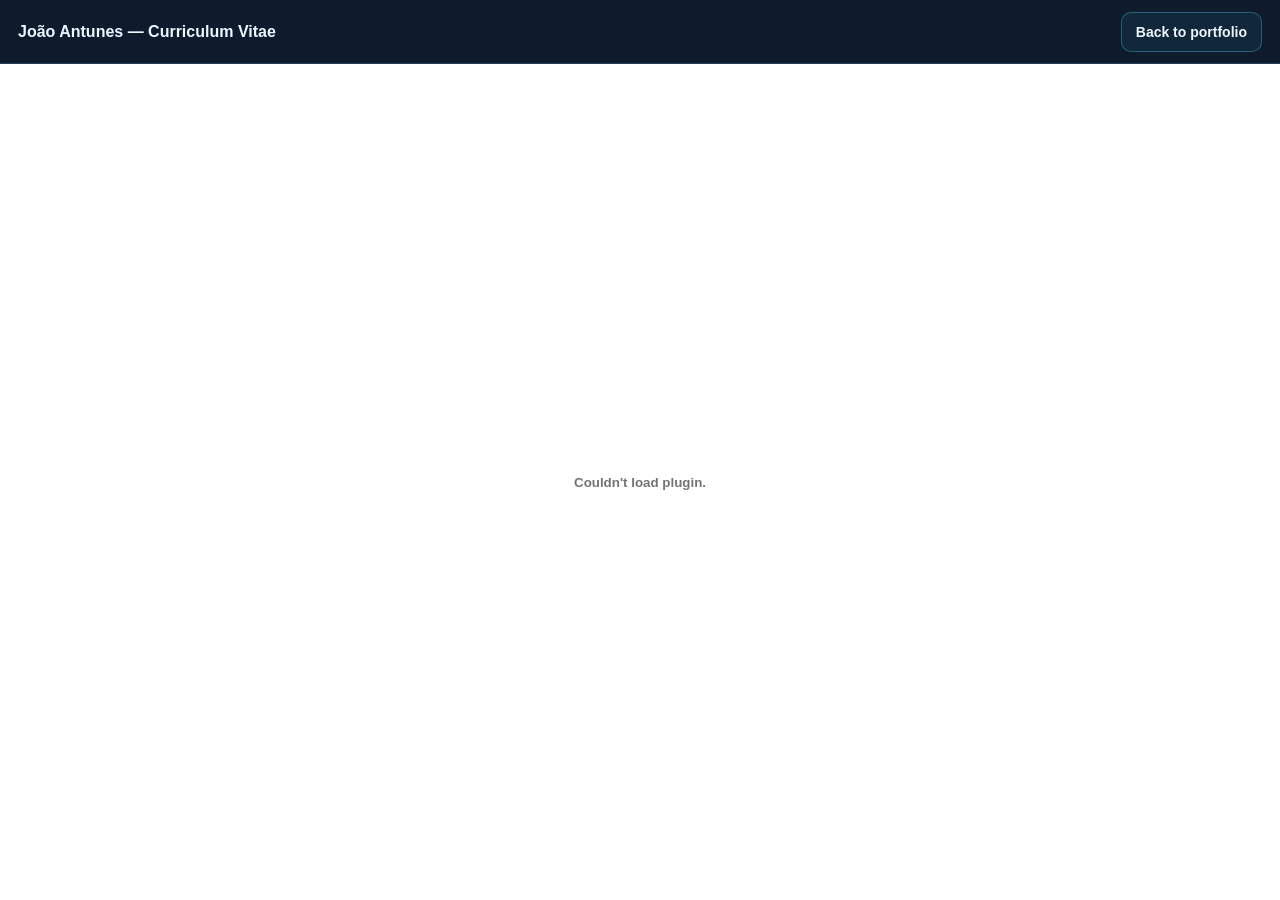
<file: cv.html>
<!DOCTYPE html>
<html lang="en">
<head>
  <meta charset="UTF-8">
  <meta name="viewport" content="width=device-width, initial-scale=1.0">
  <meta name="theme-color" content="#07111f">
  <title>João Antunes — CV</title>
  <link rel="icon" type="image/png" sizes="32x32" href="images/favicon-32x32.png">
  <link rel="icon" href="images/favicon.ico">
  <style>
    * { box-sizing: border-box; }
    html, body { width: 100%; height: 100%; margin: 0; }
    body {
      background: #07111f;
      color: #eef6ff;
      font-family: Arial, Helvetica, sans-serif;
      overflow: hidden;
    }
    .cv-page {
      width: 100%;
      height: 100vh;
      display: flex;
      flex-direction: column;
    }
    .cv-toolbar {
      min-height: 64px;
      padding: 10px 18px;
      display: flex;
      align-items: center;
      justify-content: space-between;
      gap: 16px;
      background: #0d1b2c;
      border-bottom: 1px solid rgba(76, 201, 240, .22);
    }
    .cv-title {
      font-size: 16px;
      font-weight: 700;
      white-space: nowrap;
    }
    .cv-actions {
      display: flex;
      align-items: center;
      gap: 10px;
    }
    .cv-link {
      display: inline-flex;
      align-items: center;
      justify-content: center;
      min-height: 40px;
      padding: 0 14px;
      border-radius: 10px;
      border: 1px solid rgba(76, 201, 240, .35);
      color: #eef6ff;
      text-decoration: none;
      font-size: 14px;
      font-weight: 600;
      background: rgba(76, 201, 240, .08);
    }
    .cv-link:hover { background: rgba(76, 201, 240, .15); }
    .cv-link.primary {
      background: #13c6e6;
      color: #06111d;
      border-color: #13c6e6;
    }
    .cv-frame {
      flex: 1;
      width: 100%;
      min-height: 0;
      border: 0;
      background: #fff;
    }
    @media (max-width: 620px) {
      .cv-toolbar { min-height: 58px; padding: 8px 10px; }
      .cv-title { font-size: 14px; }
      .cv-link { min-height: 36px; padding: 0 10px; font-size: 12px; }
      .hide-mobile { display: none; }
    }
  </style>
</head>
<body>
  <main class="cv-page">
    <header class="cv-toolbar">
      <div class="cv-title">João Antunes — Curriculum Vitae</div>
      <nav class="cv-actions" aria-label="CV actions">
        <a class="cv-link hide-mobile" href="index.html">Back to portfolio</a>
      </nav>
    </header>
    <embed class="cv-frame" src="cv/Joao_Antunes_OutSystems_Developer_CV.pdf#view=FitH" type="application/pdf">
  </main>
</body>
</html>
</file>
<file: css/futuristic.css>
:root{--bg:#080b13;--bg2:#0d101b;--panel:#121722;--panel2:#161b27;--line:rgba(205,221,255,.13);--muted:#a5aebe;--subtle:#798497;--white:#f8fbff;--cyan:#8df2ec;--cyan2:#46ddd5;--violet:#9989ff;--mono:'JetBrains Mono',monospace;--display:'Space Grotesk',sans-serif;--body:'DM Sans',sans-serif;--ease:cubic-bezier(.22,1,.36,1)}
*,*::before,*::after{box-sizing:border-box}html{scroll-behavior:smooth;scroll-padding-top:92px}body{margin:0;background:var(--bg);color:var(--white);font-family:var(--body);-webkit-font-smoothing:antialiased;line-height:1.65;overflow-x:hidden}::selection{background:var(--cyan);color:#060b12}a{color:inherit;text-decoration:none}button{font:inherit}button,a{-webkit-tap-highlight-color:transparent}button:focus-visible,a:focus-visible{outline:2px solid var(--cyan);outline-offset:4px}img{max-width:100%;display:block}h1,h2,h3,h4,p{margin-top:0}h1,h2,h3,h4{font-family:var(--display);font-weight:600;line-height:1.15}p{color:var(--muted)}[hidden]{display:none!important}.skip-link{position:absolute;z-index:9999;left:16px;top:-80px;padding:12px 20px;background:var(--cyan);color:#000}.skip-link:focus{top:16px}.section-container{width:min(1376px,calc(100% - 100px));margin-inline:auto}.reading-progress{height:2px;position:fixed;top:0;left:0;width:0;background:linear-gradient(90deg,var(--cyan),var(--violet));z-index:201;box-shadow:0 0 14px var(--cyan);pointer-events:none}
.ambient{position:absolute;pointer-events:none;z-index:0;filter:blur(85px);opacity:.24;width:400px;height:400px;border-radius:50%}.ambient-a{top:125px;right:-280px;background:#4d68d1}.ambient-b{top:1700px;left:-310px;background:#367e96}
.site-header{height:90px;position:fixed;z-index:100;top:0;left:0;right:0;border-bottom:1px solid rgba(255,255,255,.07);background:rgba(8,11,19,.76);backdrop-filter:blur(24px);-webkit-backdrop-filter:blur(24px);transition:background .3s,border-color .3s}.site-header.is-scrolled{background:rgba(8,11,19,.96);border-color:var(--line)}.nav-container{max-width:1510px;width:calc(100% - 88px);height:100%;margin:auto;display:flex;align-items:center;justify-content:space-between;gap:34px}.wordmark{display:flex;align-items:center;gap:15px;flex-shrink:0}.wordmark-symbol{font-family:var(--display);font-weight:700;font-size:32px;letter-spacing:-.15em;border:1px solid rgba(141,242,236,.35);height:50px;width:53px;display:flex;align-items:center;justify-content:center;line-height:1;padding-right:4px;background:linear-gradient(135deg,rgba(141,242,236,.15),rgba(153,137,255,.08));clip-path:polygon(0 0,84% 0,100% 16%,100% 100%,0 100%)}.wordmark-symbol span{color:var(--cyan)}.wordmark-symbol i{font-size:24px;font-style:normal;color:var(--violet);align-self:center;margin-top:8px}.wordmark-meta{font-size:12px;letter-spacing:.11em;font-weight:800;line-height:1.4;white-space:nowrap}.wordmark-meta small{font-family:var(--mono);display:block;font-size:9px;letter-spacing:.07em;color:var(--subtle);font-weight:400}.site-nav{display:flex;align-items:center;gap:29px}.site-nav a{font-size:12px;font-weight:600;color:#b0b6c4;transition:color .2s;position:relative}.site-nav a:hover,.site-nav a.active{color:var(--cyan)}.site-nav a.active::after{content:'';position:absolute;bottom:-13px;left:0;width:100%;height:2px;background:var(--cyan)}.nav-contact{height:41px;border:1px solid rgba(141,242,236,.42);padding:0 16px;display:flex;align-items:center;gap:28px;font-size:12px;font-weight:700;color:var(--cyan);white-space:nowrap;transition:.25s}.nav-contact:hover{background:var(--cyan);color:var(--bg)}.nav-contact span{font-size:17px}.mobile-menu{display:none}
.hero{min-height:840px;position:relative;padding-top:156px;background:radial-gradient(ellipse at 74% 43%,rgba(49,51,96,.23),transparent 43%),linear-gradient(180deg,#090d17 0%,#080b13 92%);isolation:isolate}.hero::before{content:"";position:absolute;inset:0;z-index:-1;opacity:.35;background-image:linear-gradient(rgba(166,203,245,.038) 1px,transparent 1px),linear-gradient(90deg,rgba(166,203,245,.038) 1px,transparent 1px);background-size:84px 84px;mask-image:linear-gradient(to bottom,black,transparent 94%)}.hero-noise{inset:0;position:absolute;z-index:-1;pointer-events:none;background:radial-gradient(ellipse at 35% 50%,rgba(58,129,139,.09),transparent 42%)}.hero-grid{display:grid;grid-template-columns:1.14fr 1fr;gap:40px;align-items:center}.hero-copy{padding:26px 0 30px;position:relative;z-index:3}.micro-heading,.hero-caption,.tiny-heading,.section-number,.bento-index{font-family:var(--mono);font-size:10px;letter-spacing:.14em}.micro-heading{display:inline-flex;gap:12px;align-items:center;color:#b6c3d4;border:1px solid var(--line);background:rgba(17,26,39,.6);border-radius:40px;padding:10px 15px;white-space:nowrap}.live-indicator{height:7px;width:7px;border-radius:50%;display:inline-block;background:#8deab9;box-shadow:0 0 0 3px rgba(141,234,185,.12),0 0 16px rgba(141,234,185,.65);flex-shrink:0}.micro-divider{color:#58717f}.hero-caption{color:var(--cyan);margin:35px 0 14px}.hero h1{font-size:clamp(66px,6.4vw,115px);line-height:.99;letter-spacing:-.075em;margin:0 0 30px;font-weight:700}.outline-word{color:transparent;-webkit-text-stroke:1px #a2b5cc;text-stroke:1px #a2b5cc}.gradient-word{background:linear-gradient(96deg,var(--cyan) 0%,#a9d0ff 43%,var(--violet) 85%);-webkit-background-clip:text;background-clip:text;color:transparent}.period{color:var(--cyan);-webkit-text-fill-color:var(--cyan)}.hero-description{font-size:16px;line-height:1.85;max-width:540px;color:#aab4c5}.hero-description strong{color:var(--white);font-weight:600}.hero-actions{display:flex;gap:13px;align-items:center;margin-top:31px;flex-wrap:wrap}.btn{display:inline-flex;justify-content:center;align-items:center;gap:25px;min-height:53px;padding:0 23px;font-weight:700;font-size:13px;line-height:1;cursor:pointer;transition:transform .25s var(--ease),background .25s,border-color .25s;color:var(--white);border:1px solid var(--line);background:transparent;white-space:nowrap}.btn:hover{transform:translateY(-3px)}.btn-primary{background:var(--cyan);border-color:var(--cyan);color:#071018}.btn-primary:hover{background:#bbfffa}.btn-arrow{border-left:1px solid rgba(0,0,0,.16);padding-left:17px;font-size:22px;font-weight:400}.btn-outline{border-color:rgba(180,200,225,.28)}.btn-outline:hover{border-color:var(--cyan);color:var(--cyan)}.btn-outline span{font-size:18px;font-weight:400}.hero-social{display:flex;align-items:center;gap:24px;margin-top:50px}.hero-social>span{font-family:var(--mono);letter-spacing:.1em;color:var(--subtle);font-size:9px}.hero-social a{font-family:var(--mono);font-size:10px;letter-spacing:.02em;transition:color .2s}.hero-social a:hover{color:var(--cyan)}
.hero-visual{height:625px;position:relative;min-width:0}.orbital{position:absolute;border-radius:50%;border:1px solid rgba(151,188,224,.14);pointer-events:none;top:48%;left:52%;transform:translate(-50%,-50%)}.orbit-one{width:555px;height:555px}.orbit-two{width:685px;height:685px;border-style:dashed;border-color:rgba(141,242,236,.12)}.orbit-one::before,.orbit-two::after{content:"";width:8px;height:8px;background:var(--cyan);position:absolute;border-radius:50%;box-shadow:0 0 20px rgba(141,242,236,.9)}.orbit-one::before{left:24px;top:112px}.orbit-two::after{right:93px;bottom:81px;background:var(--violet)}.orbit-cross{position:absolute;font-family:var(--mono);font-size:24px;color:#8df2ec;opacity:.55}.cross-1{right:40px;top:60px}.cross-2{bottom:70px;left:30px}.hero-photo-frame{position:absolute;top:70px;left:16%;width:69%;height:430px;padding:9px;background:linear-gradient(145deg,rgba(126,187,221,.28),rgba(153,137,255,.03));border:1px solid rgba(181,212,235,.18);box-shadow:0 18px 80px rgba(0,0,0,.37);transform:rotate(-2.2deg)}.hero-photo-frame::before{content:'';position:absolute;inset:-13px;z-index:-1;border:1px solid rgba(141,242,236,.11)}.hero-photo-frame::after{content:"";position:absolute;inset:9px;background:linear-gradient(180deg,transparent 55%,rgba(2,9,19,.95));pointer-events:none}.hero-photo-glow{position:absolute;inset:4px;background:#1c2f48}.hero-portrait{width:100%;height:100%;object-fit:cover;object-position:50% 27%;filter:saturate(.88) contrast(1.04)}.portrait-bottom{position:absolute;z-index:2;left:27px;right:27px;bottom:27px;display:flex;align-items:center;justify-content:space-between;font-family:var(--mono);font-size:10px;letter-spacing:.1em;color:white}.portrait-bottom span:last-child{font-size:9px;color:#c6d6e7}.floating-pill{position:absolute;z-index:5;display:flex;align-items:center;gap:12px;background:rgba(20,27,41,.92);border:1px solid rgba(172,190,228,.21);padding:12px 16px;box-shadow:0 16px 50px rgba(0,0,0,.28);backdrop-filter:blur(15px)}.floating-pill small,.floating-pill strong{display:block}.floating-pill small{font:9px var(--mono);color:var(--muted);letter-spacing:.05em;margin-bottom:2px}.floating-pill strong{font-size:12px;line-height:1.3}.pill-icon{height:33px;width:33px;display:grid;place-items:center;border:1px solid rgba(153,137,255,.33);background:rgba(153,137,255,.12);color:var(--violet);font-size:18px}.pill-green{color:var(--cyan);border-color:rgba(141,242,236,.3);background:rgba(141,242,236,.11)}.pill-top{top:22px;right:10px}.pill-bottom{bottom:42px;right:0}.floating-terminal{position:absolute;z-index:6;left:-30px;bottom:60px;width:360px;background:rgba(11,18,30,.96);border:1px solid rgba(163,197,236,.27);box-shadow:0 25px 55px rgba(0,0,0,.55);transform:rotate(3deg);backdrop-filter:blur(18px)}.terminal-header{height:33px;border-bottom:1px solid var(--line);display:flex;align-items:center;justify-content:space-between;padding:0 12px;font:10px var(--mono);color:#98a6ba}.terminal-dots{display:flex;gap:5px}.terminal-dots i{height:7px;width:7px;border-radius:50%;background:#f67a83}.terminal-dots i:nth-child(2){background:#f6bd5d}.terminal-dots i:nth-child(3){background:#7ccf8b}.terminal-lines{padding:15px 18px 17px;display:grid;grid-template-columns:23px 1fr;row-gap:7px;font:11px var(--mono);line-height:1.3}.line-number{color:#536276}.terminal-lines code{color:#dce7fb;white-space:nowrap}.code-violet{color:var(--violet)}.code-green{color:var(--cyan)}.cursor-block{color:var(--cyan);animation:blink 1s steps(2,end) infinite}@keyframes blink{50%{opacity:0}}
.hero-bottom{display:flex;justify-content:space-between;align-items:center;padding:23px 0 35px;gap:24px}.scroll-hint{display:flex;align-items:center;gap:15px;font:10px var(--mono);letter-spacing:.12em;color:#98a6b7;white-space:nowrap}.scroll-line{width:42px;height:1px;background:var(--cyan);display:block}.hero-stats{display:flex;align-items:center;gap:32px}.hero-stats>div{display:flex;align-items:baseline;gap:12px}.hero-stats strong{font:600 32px var(--display);letter-spacing:-.06em}.hero-stats strong span{color:var(--cyan)}.hero-stats small{font:9px var(--mono);color:var(--subtle);letter-spacing:.08em;max-width:105px;line-height:1.4}.hero-stats>i{height:35px;width:1px;background:var(--line)}
.marquee{height:58px;border-block:1px solid rgba(145,194,205,.16);background:rgba(141,242,236,.035);overflow:hidden;display:flex;align-items:center}.marquee-track{white-space:nowrap;display:block;min-width:max-content;animation:move-marquee 40s linear infinite;font:11px var(--mono);font-weight:500;letter-spacing:.18em;color:#90adbb}.marquee-track span{color:var(--cyan);margin:0 45px}@keyframes move-marquee{to{transform:translateX(-50%)}}
.section{padding:136px 0;position:relative}.section-heading-row{display:flex;justify-content:space-between;align-items:end;gap:40px;margin-bottom:58px}.section-heading-row h2{font-size:clamp(43px,5vw,76px);letter-spacing:-.065em;line-height:1.1;margin:19px 0 0}.section-heading-row h2 em{font-weight:500;font-style:normal;color:var(--cyan)}.section-heading-row>p{max-width:330px;font-size:15px;line-height:1.9;margin:0 0 8px}.section-number{color:var(--cyan)}.section-number::before{content:'✳';margin-right:10px;font-size:12px}.about-section{background:#0a0e17}.about-layout{display:grid;grid-template-columns:.9fr 1.1fr;gap:100px;align-items:center}.about-image-wrap{height:530px;position:relative;overflow:hidden;background:linear-gradient(140deg,#182f3c,#172038);border:1px solid var(--line)}.about-image-wrap::after{content:'';position:absolute;inset:0;pointer-events:none;background:linear-gradient(180deg,transparent 58%,rgba(8,11,19,.83))}.about-image-wrap img{height:100%;width:100%;object-fit:cover;object-position:50% 28%;filter:saturate(.78);transition:transform .8s var(--ease)}.about-image-wrap:hover img{transform:scale(1.035)}.image-label{position:absolute;z-index:2;bottom:21px;left:27px;right:25px;display:flex;justify-content:space-between;align-items:center;font:10px var(--mono);color:#eefaff;letter-spacing:.07em}.image-label span{font-size:19px}.tiny-heading{color:var(--cyan);display:flex;align-items:center;gap:9px}.tiny-square{width:7px;height:7px;background:var(--cyan)}.about-content h3{font-size:clamp(32px,3vw,45px);letter-spacing:-.05em;line-height:1.21;margin:26px 0}.about-content h3 span{color:#7f8ba1}.about-content p{font-size:15px;line-height:2;max-width:580px}.about-qualities{display:grid;grid-template-columns:1fr 1fr;gap:19px 12px;margin:36px 0;font:10px var(--mono);letter-spacing:.03em;color:#c6d9e4}.text-link{display:inline-flex;align-items:center;gap:24px;padding-bottom:8px;border-bottom:1px solid var(--cyan);color:var(--cyan);font-size:13px;font-weight:600;transition:gap .2s}.text-link:hover{gap:32px}
.projects-section{background:#0a0c15}.filter-bar{display:flex;flex-wrap:wrap;gap:9px;margin-bottom:25px}.filter-btn{background:#111620;color:#a4b1c4;border:1px solid var(--line);padding:11px 17px;min-height:43px;cursor:pointer;font-size:12px;font-weight:600;transition:.2s}.filter-btn:hover{border-color:var(--cyan);color:var(--white)}.filter-btn.active{background:var(--cyan);border-color:var(--cyan);color:#06121b}.filter-btn span{font:10px var(--mono);padding-left:8px;opacity:.7}.projects-grid{display:grid;grid-template-columns:repeat(3,minmax(0,1fr));gap:20px}.project-card{min-width:0;background:var(--panel);border:1px solid var(--line);display:flex;flex-direction:column;transition:border-color .3s,transform .35s var(--ease),box-shadow .35s}.project-card:hover{border-color:rgba(141,242,236,.36);transform:translateY(-5px);box-shadow:0 20px 55px rgba(0,0,0,.22)}.project-featured{grid-column:span 1}.project-media{height:220px;display:grid;place-items:center;overflow:hidden;position:relative;background:radial-gradient(circle at 50% 40%,#242d45,#0b1323 74%)}.project-featured .project-media{height:270px}.project-media-grid{inset:0;position:absolute;opacity:.35;background-image:linear-gradient(rgba(141,242,236,.1) 1px,transparent 1px),linear-gradient(90deg,rgba(141,242,236,.1) 1px,transparent 1px);background-size:32px 32px;mask-image:linear-gradient(120deg,black,transparent)}.project-media img{max-height:82%;max-width:77%;object-fit:contain;position:relative;filter:drop-shadow(0 12px 25px rgba(0,0,0,.3));transition:transform .55s var(--ease)}.project-media img[src$="torneiofutsal2026.jpg"],.project-media img[src$="Gallery.png"]{max-width:100%;max-height:100%;height:100%;width:100%;object-fit:cover}.project-card:hover .project-media img{transform:scale(1.07)}.project-media-cta{position:absolute;right:18px;top:16px;height:36px;width:36px;display:grid;place-items:center;background:rgba(8,11,19,.75);border:1px solid var(--line);color:var(--white);font-size:18px;transition:background .2s}.project-card:hover .project-media-cta{background:var(--cyan);color:var(--bg)}.project-content{display:flex;flex:1;flex-direction:column;padding:23px 24px 24px}.project-meta{display:flex;justify-content:space-between;gap:10px;color:var(--cyan);font:10px var(--mono);text-transform:uppercase;letter-spacing:.04em}.project-meta span:last-child{color:#687a8e}.project-content h3{font-size:24px;letter-spacing:-.035em;line-height:1.25;margin:18px 0 10px}.project-content>p{font-size:13px;line-height:1.8;min-height:70px;margin:0 0 24px}.project-bottom{margin-top:auto}.project-tags{display:flex;flex-wrap:wrap;gap:6px;margin-bottom:23px}.project-tags span,.tag-row span{font:10px var(--mono);color:#b5c2d1;border:1px solid var(--line);padding:5px 9px;line-height:1.5}.project-view{font-size:12px;font-weight:700;display:flex;justify-content:space-between;align-items:center;padding-top:14px;border-top:1px solid var(--line)}.project-view span{font-size:20px;font-weight:400;color:var(--cyan)}.project-view:hover{color:var(--cyan)}.section-cta{display:flex;justify-content:center;align-items:center;gap:30px;margin-top:40px}.no-projects{padding:30px;border:1px solid var(--line);text-align:center}
.experience-section{background:#0d101b}.career-grid{display:grid;grid-template-columns:.72fr 1.28fr;border:1px solid var(--line);background:#121722;overflow:hidden}.career-intro{padding:43px 48px;background:radial-gradient(circle at 35% 75%,rgba(65,116,145,.28),transparent 55%),#151d2b;position:relative;display:flex;flex-direction:column;min-height:540px}.career-intro::after{content:"";position:absolute;right:0;top:0;bottom:0;width:1px;background:var(--line)}.career-icon{height:55px;width:55px;display:grid;place-items:center;font-size:28px;background:rgba(141,242,236,.11);color:var(--cyan);border:1px solid rgba(141,242,236,.25);margin-bottom:45px}.career-intro h3{font-size:38px;letter-spacing:-.05em;margin-bottom:22px}.career-intro p{max-width:290px;font-size:14px;line-height:1.9}.career-year{font:12px var(--mono);letter-spacing:.12em;margin-top:auto;color:var(--cyan)}.career-year span{padding:0 14px;color:var(--violet)}.career-timeline{padding:44px 50px 16px}.career-item{position:relative;padding:0 0 34px 41px;border-left:1px solid #354052;margin-left:10px}.career-item:last-child{border-left-color:transparent}.timeline-connector{position:absolute;width:11px;height:11px;background:#697a97;border:3px solid #151b27;border-radius:50%;left:-6px;top:6px}.career-item.current .timeline-connector{background:var(--cyan);box-shadow:0 0 0 4px rgba(141,242,236,.09)}.career-date{font:10px var(--mono);color:var(--cyan);letter-spacing:.05em;margin-bottom:15px}.current-label{display:inline-block;background:rgba(141,242,236,.13);border:1px solid rgba(141,242,236,.26);padding:4px 9px;margin-left:10px;color:var(--cyan);font-size:9px}.career-item h3{font-size:24px;letter-spacing:-.025em;margin-bottom:7px}.career-item h4{font-size:14px;font-family:var(--body);font-weight:700;color:#b8c5d7;margin-bottom:14px}.career-item p{max-width:580px;font-size:13px;line-height:1.8;margin-bottom:14px}.tag-row{display:flex;flex-wrap:wrap;gap:8px}
.skills-section{background:#090d17}.skills-bento{display:grid;grid-template-columns:repeat(3,minmax(0,1fr));grid-template-rows:310px 220px;gap:18px}.skill-bento{border:1px solid var(--line);background:linear-gradient(150deg,#161c29,#101620);padding:29px;position:relative;overflow:hidden;transition:transform .3s var(--ease),border-color .3s}.skill-bento:hover{transform:translateY(-4px);border-color:rgba(141,242,236,.35)}.skill-primary{grid-row:span 2;background:radial-gradient(circle at 80% 38%,rgba(43,134,139,.22),transparent 55%),linear-gradient(135deg,#183140,#111c2b)}.skill-primary::after{content:"";width:250px;height:250px;border:1px solid rgba(141,242,236,.13);border-radius:50%;position:absolute;right:-130px;top:35px;box-shadow:0 0 0 50px rgba(141,242,236,.025),0 0 0 105px rgba(141,242,236,.025)}.bento-index{color:#95deda;display:block}.skill-symbol{font:700 96px var(--display);color:var(--cyan);margin:68px 0 42px;letter-spacing:-.12em}.skill-bento h3{font-size:26px;letter-spacing:-.04em;margin:18px 0 13px;position:relative;z-index:1}.skill-primary h3{font-size:39px}.skill-bento p{max-width:330px;font-size:13px;line-height:1.9;position:relative;z-index:1}.skill-bento .tag-row{margin-top:28px}.bento-icon{font-size:42px;color:var(--violet);margin-top:17px;line-height:1}.skill-corner{font-size:22px;position:absolute;right:28px;bottom:25px;color:var(--cyan)}.skill-wide{grid-column:span 2;display:flex;align-items:center;justify-content:space-between;gap:20px;background:linear-gradient(110deg,#121825,#171e2b)}.skill-wide h3{font-size:27px;margin:14px 0 10px}.skill-wide p{margin:0}.skill-cloud{display:flex;flex-wrap:wrap;justify-content:end;gap:8px;max-width:330px}.skill-cloud span{font:11px var(--mono);padding:9px 11px;background:rgba(141,242,236,.065);border:1px solid rgba(141,242,236,.18);color:#c0e7e6}
.certificates-section{background:#0d101b}.cert-feature-grid{display:grid;grid-template-columns:1fr 1fr;gap:19px}.cert-feature{background:radial-gradient(circle at 90% 20%,rgba(130,86,195,.11),transparent 40%),#161b29;border:1px solid rgba(153,137,255,.24);padding:29px;min-height:365px;display:flex;flex-direction:column;position:relative;overflow:hidden}.cert-feature::after{content:"";position:absolute;width:210px;height:210px;border:1px solid rgba(153,137,255,.13);border-radius:50%;right:-97px;top:95px;box-shadow:0 0 0 40px rgba(153,137,255,.025)}.cert-feature:nth-child(2){border-color:rgba(141,242,236,.23);background:radial-gradient(circle at 90% 20%,rgba(77,177,184,.1),transparent 40%),#151b29}.cert-feature-top,.cert-feature-foot{display:flex;justify-content:space-between;align-items:center;gap:12px;font:9px var(--mono);color:#8595ab;letter-spacing:.06em;z-index:1}.cert-verified{color:#9bd8c8}.cert-logo{font:700 79px var(--display);color:#d8d7ff;letter-spacing:-.08em;line-height:1;margin:50px 0 16px}.cert-feature:nth-child(2) .cert-logo{color:#b9eeee}.cert-logo span{color:var(--cyan)}.cert-feature h3{font-size:21px;line-height:1.45;margin:0 0 28px}.cert-feature h3 span{color:#acb7c8;font-size:17px}.cert-feature-foot{margin-top:auto;padding-top:18px;border-top:1px solid var(--line)}.cert-list-title{display:flex;justify-content:space-between;align-items:center;margin:55px 0 17px}.cert-list-title h3{font-size:22px;letter-spacing:-.04em;margin:0}.cert-list-title h3 span{font:9px var(--mono);color:var(--cyan);margin-left:13px;white-space:nowrap}.cert-list-title>span{font:9px var(--mono);color:var(--subtle)}.cert-list{border-top:1px solid var(--line)}.cert-row{display:grid;grid-template-columns:70px 1fr 35px;align-items:center;gap:22px;padding:17px 10px;border-bottom:1px solid var(--line);transition:background .2s}.cert-row:hover{background:rgba(141,242,236,.04)}.cert-year{font:11px var(--mono);color:var(--cyan)}.cert-row h4{font-size:15px;font-weight:500;margin:0 0 5px}.cert-row p{font-size:12px;margin:0}.cert-row>a{font-size:21px;text-align:center;color:var(--cyan)}.cert-row>a:hover{transform:translate(2px,-2px)}.cert-no-link{color:#56687d;text-align:center}
.contact-section{padding:40px 0 90px;background:#0d101b}.contact-panel{border:1px solid rgba(141,242,236,.22);background:radial-gradient(ellipse at 87% 45%,rgba(81,99,187,.24),transparent 56%),linear-gradient(125deg,#142838,#171a31);padding:35px 48px 30px;position:relative;overflow:hidden}.contact-panel::before{content:"";position:absolute;right:9%;top:8%;height:420px;width:420px;border:1px solid rgba(141,242,236,.13);border-radius:50%;box-shadow:0 0 0 64px rgba(141,242,236,.025),0 0 0 125px rgba(141,242,236,.018);pointer-events:none}.contact-panel-top,.contact-footer{display:flex;align-items:center;justify-content:space-between;gap:25px;font:10px var(--mono);letter-spacing:.08em;color:#a9c2d2;position:relative;z-index:1}.contact-availability{display:flex;align-items:center;gap:10px}.contact-body{position:relative;z-index:1;padding:100px 0 90px}.contact-body>p{font:11px var(--mono);color:var(--cyan);letter-spacing:.13em}.contact-body h2{font-size:clamp(52px,7vw,105px);letter-spacing:-.075em;line-height:.99;margin:25px 0 35px}.contact-body h2 em{font-style:normal;color:var(--cyan)}.contact-mail{display:inline-flex;align-items:center;gap:54px;background:var(--cyan);color:#06121b;padding:18px 22px;font-size:14px;font-weight:800;transition:.25s}.contact-mail:hover{gap:69px;background:#bcfffb}.contact-mail span{font-size:23px}.contact-footer{border-top:1px solid rgba(164,194,219,.26);padding-top:26px}.contact-footer>div{display:flex;gap:22px}.contact-footer a:hover{color:var(--cyan)}.footer{background:#090d17;border-top:1px solid var(--line)}.footer-inner{min-height:105px;display:flex;align-items:center;justify-content:space-between;gap:20px}.footer-brand .wordmark-symbol{height:39px;width:41px;font-size:23px}.footer-brand .wordmark-symbol i{font-size:17px}.footer-inner>span,.footer-inner>a:last-child{font:10px var(--mono);letter-spacing:.04em;color:#8291a6}.footer-inner>a:last-child:hover{color:var(--cyan)}
.reveal{opacity:0;transform:translateY(26px);transition:opacity .8s var(--ease),transform .8s var(--ease)}.reveal.in-view{opacity:1;transform:translateY(0)}.project-card.reveal:hover,.skill-bento.reveal:hover{transform:translateY(-5px)}
@media(max-width:1260px){.nav-container{width:calc(100% - 50px)}.site-nav{gap:17px}.section-container{width:calc(100% - 70px)}.hero{min-height:790px}.hero h1{font-size:clamp(64px,6.1vw,90px)}.hero-visual{height:565px}.hero-photo-frame{height:380px}.floating-terminal{width:325px;left:-18px;bottom:51px}.orbit-two{width:610px;height:610px}.orbit-one{width:490px;height:490px}.about-layout{gap:60px}}
@media(max-width:1020px){.nav-container{gap:15px}.site-nav{gap:13px}.site-nav a{font-size:11px}.wordmark-meta{display:none}.hero-grid{grid-template-columns:1fr .86fr;gap:12px}.hero{padding-top:138px}.hero h1{font-size:clamp(57px,7vw,76px)}.hero-visual{height:550px}.hero-photo-frame{left:18%;top:85px;width:70%;height:360px}.floating-terminal{width:280px;left:-30px}.terminal-lines{font-size:9px}.floating-pill{padding:9px}.pill-bottom{right:-15px}.orbit-one{width:410px;height:410px}.orbit-two{width:500px;height:500px}.hero-bottom{padding-bottom:28px}.hero-stats{gap:18px}.hero-stats>div{display:block}.hero-stats small{display:block}.projects-grid{grid-template-columns:1fr 1fr}.project-featured{grid-column:span 1}.career-grid{grid-template-columns:.8fr 1.2fr}.career-intro{padding:35px}.career-timeline{padding:38px 30px 10px}.skills-bento{grid-template-columns:1fr 1fr;grid-template-rows:auto}.skill-primary{grid-row:span 2}.skill-bento{min-height:270px}.skill-primary{min-height:550px}.skill-wide{grid-column:1 / -1;min-height:220px}}
@media(max-width:760px){html{scroll-padding-top:75px}.site-header{height:72px}.nav-container{width:calc(100% - 34px)}.wordmark-symbol{height:43px;width:45px;font-size:27px}.wordmark-meta{display:block;font-size:10px}.wordmark-meta small{font-size:8px}.nav-contact{margin-left:auto;height:37px;padding:0 12px;gap:10px}.mobile-menu{display:flex;flex-direction:column;justify-content:center;gap:6px;order:3;padding:0;width:37px;height:37px;border:1px solid var(--line);background:#141925;align-items:center;cursor:pointer}.mobile-menu span{width:18px;height:2px;background:var(--white);transition:transform .2s}.mobile-menu[aria-expanded=true] span:first-child{transform:translateY(4px) rotate(45deg)}.mobile-menu[aria-expanded=true] span:last-child{transform:translateY(-4px) rotate(-45deg)}.site-nav{display:none;position:absolute;top:72px;left:0;right:0;z-index:101;flex-direction:column;align-items:stretch;gap:0;padding:12px 20px 19px;background:rgba(10,14,25,.99);border-bottom:1px solid var(--line)}.site-nav.is-open{display:flex}.site-nav a{font-size:13px;padding:12px 5px;border-bottom:1px solid rgba(255,255,255,.05)}.site-nav a.active::after{display:none}.section-container{width:calc(100% - 38px)}.hero{padding-top:125px;min-height:0}.hero-grid{grid-template-columns:1fr;gap:0}.hero-copy{padding:20px 0 0}.hero-caption{margin-top:30px}.hero h1{font-size:clamp(54px,11.5vw,85px);letter-spacing:-.075em}.hero-description{font-size:15px;max-width:580px}.hero-social{margin-top:35px}.hero-visual{height:520px;max-width:520px;width:100%;margin:5px auto 0}.hero-photo-frame{top:70px;left:19%;width:64%;height:345px}.orbit-one{width:420px;height:420px}.orbit-two{width:530px;height:530px}.floating-terminal{left:1%;width:275px;bottom:35px}.pill-top{right:0;top:40px}.pill-bottom{right:0;bottom:26px}.hero-bottom{border-top:1px solid var(--line);padding:24px 0;align-items:flex-start}.hero-stats{gap:15px}.hero-stats strong{font-size:26px}.hero-stats small{font-size:8px}.scroll-hint{display:none}.marquee{height:49px}.section{padding:92px 0}.section-heading-row{display:block;margin-bottom:36px}.section-heading-row h2{font-size:clamp(42px,8vw,65px)}.section-heading-row>p{max-width:560px;margin-top:20px}.about-layout{grid-template-columns:1fr;gap:36px}.about-image-wrap{height:480px;max-width:570px}.about-content h3{font-size:35px}.projects-grid{grid-template-columns:1fr 1fr;gap:13px}.project-media,.project-featured .project-media{height:200px}.project-content{padding:20px}.project-content h3{font-size:20px}.project-content>p{font-size:12px}.career-grid{grid-template-columns:1fr}.career-intro{min-height:230px;padding:28px}.career-intro h3{font-size:30px;margin:20px 0 10px}.career-icon{margin:0}.career-intro p{max-width:450px;margin-bottom:12px}.career-year{margin-top:0}.career-timeline{padding:35px 27px 0}.skills-bento{gap:13px}.skill-bento{padding:24px}.skill-primary h3{font-size:31px}.skill-symbol{font-size:72px;margin:60px 0 50px}.skill-cloud{max-width:300px}.cert-feature{min-height:335px;padding:22px}.cert-logo{font-size:57px}.cert-verified{font-size:8px}.contact-panel{padding:23px}.contact-body{padding:70px 0}.contact-body h2{font-size:clamp(48px,9vw,77px)}}
@media(max-width:520px){.wordmark-meta{font-size:9px}.wordmark-meta small{font-size:7px}.nav-contact{font-size:11px;gap:6px}.hero{padding-top:108px}.micro-heading{font-size:9px;gap:8px;padding:9px}.hero h1{font-size:clamp(50px,12.7vw,69px)}.hero-caption{font-size:9px}.hero-description{font-size:14px}.hero-actions{gap:9px}.btn{font-size:12px;padding:0 15px;min-height:49px;gap:12px}.btn-arrow{padding-left:11px}.hero-social{gap:18px}.hero-visual{height:470px}.hero-photo-frame{top:72px;left:18%;width:67%;height:315px}.orbit-one{width:335px;height:335px}.orbit-two{width:420px;height:420px}.floating-terminal{width:245px;left:-8px;bottom:30px}.floating-terminal .terminal-lines{font-size:8px}.pill-top{top:33px;right:-8px}.pill-bottom{bottom:14px;right:-12px}.floating-pill strong{font-size:10px}.floating-pill small{font-size:8px}.pill-icon{width:27px;height:27px}.hero-stats{width:100%;justify-content:space-between;gap:8px}.hero-stats strong{font-size:27px}.hero-stats small{font-size:8px;max-width:85px}.hero-stats>i{height:32px}.section{padding:78px 0}.section-heading-row h2{font-size:44px}.section-heading-row>p{font-size:14px}.about-image-wrap{height:390px}.about-qualities{grid-template-columns:1fr;gap:12px}.projects-grid{grid-template-columns:1fr}.project-media,.project-featured .project-media{height:230px}.project-content>p{min-height:0}.filter-btn{padding:10px 12px}.section-cta{flex-wrap:wrap;gap:20px}.skill-bento{min-height:235px}.skills-bento{grid-template-columns:1fr}.skill-primary{min-height:440px;grid-row:auto}.skill-symbol{margin:35px 0 32px}.skill-wide{grid-column:auto;flex-direction:column;align-items:flex-start}.skill-cloud{justify-content:flex-start}.cert-feature-grid{grid-template-columns:1fr}.cert-feature{min-height:300px}.cert-logo{font-size:66px;margin:35px 0 15px}.cert-list-title{display:block}.cert-list-title>span{display:block;margin-top:12px}.cert-row{grid-template-columns:47px 1fr 25px;gap:10px;padding:17px 4px}.cert-row h4{font-size:13px}.cert-row p{font-size:11px}.contact-section{padding:0 0 65px}.contact-panel{padding:20px}.contact-panel-top{align-items:flex-start}.contact-availability{font-size:8px;max-width:118px}.contact-body{padding:68px 0}.contact-body h2{font-size:clamp(44px,10.5vw,62px)}.contact-footer{display:block}.contact-footer>div{margin-top:18px;flex-wrap:wrap}.footer-inner{min-height:93px}.footer-inner>span{font-size:9px;text-align:center}.footer-inner>a:last-child{font-size:9px}}
@media(prefers-reduced-motion:reduce){html{scroll-behavior:auto}*,*::before,*::after{scroll-behavior:auto!important;animation-duration:.01ms!important;animation-iteration-count:1!important;transition-duration:.01ms!important}.reveal{opacity:1;transform:none}}
/* Keep decorative glows and orbit rings from widening mobile viewports. */
html{overflow-x:clip}.hero{overflow:hidden}.ambient-a{right:0}.ambient-b{left:0}
.image-fallback{position:absolute;inset:9px;display:flex;align-items:center;justify-content:center;pointer-events:none;background:linear-gradient(140deg,#1c3041,#11182c 72%);color:rgba(141,242,236,.35);font:700 clamp(56px,9vw,126px) var(--display);letter-spacing:-.08em}
.about-image-wrap .image-fallback{inset:0}
.project-media .image-fallback{inset:0;background:radial-gradient(circle at 50% 50%,#1d3650,#0c1323 70%);font-size:24px;letter-spacing:-.02em;color:var(--cyan);text-align:center;padding:20px}
.ambient{max-width:100vw}

@media(max-width:520px){.hero-stats{display:grid;grid-template-columns:repeat(2,minmax(0,1fr));gap:19px 13px;padding:4px 0}.hero-stats>i{display:none}.hero-stats>div{display:flex;align-items:center;gap:12px}.hero-stats small{max-width:112px}.hero-bottom{padding-bottom:26px}}



/* 2026 refinement: made specifically for the real portfolio content */
:root { --panel:#111725; --panel2:#161e2e; --line:rgba(183,219,255,.15); --cyan:#8df2ec; --cyan2:#48dfd8; }
body { background:#080d18; background-image: radial-gradient(ellipse 680px 500px at 85% 5%,rgba(59,91,159,.13),transparent 70%), radial-gradient(ellipse 610px 430px at 8% 39%,rgba(37,111,114,.07),transparent 65%); }
.site-header { border-bottom-color:rgba(153,187,236,.12); }
.wordmark-symbol{background:linear-gradient(140deg,rgba(141,242,236,.1),rgba(153,137,255,.06));box-shadow:0 0 0 5px rgba(141,242,236,.025)}
.nav-contact,.btn-primary{box-shadow:0 10px 28px rgba(80,237,225,.10)}
.section-heading-row em {color:var(--cyan)}
.hero-grid {position:relative;z-index:1}
.hero-visual {isolation:isolate}
/* Never hide content just because browser/screenshot has not scrolled to it. */
.reveal:not(.in-view){opacity:1;transform:none}
.project-card{border-radius:12px;overflow:hidden;background:linear-gradient(145deg,#131b2a,#101522)}
.project-card:hover{box-shadow:0 22px 60px rgba(0,0,0,.30), 0 0 30px rgba(141,242,236,.025)}
.project-media{background:radial-gradient(circle at 60% 40%,#263951,#0d1728 78%)}
.project-media img{transition:transform .5s ease}
.project-content{min-height:260px}
.project-view {color:var(--cyan)}
.project-view:focus-visible,.project-media:focus-visible{outline-offset:-4px}
.projects-grid>.project-card.project-lead{grid-column:span 2;display:grid;grid-template-columns:1.05fr .95fr;min-height:348px;border-color:rgba(141,242,236,.30);background:linear-gradient(135deg,#111b27,#152534)}
.projects-grid>.project-card.project-lead .project-content{padding:38px 32px;position:relative;z-index:2}
.projects-grid>.project-card.project-lead .project-media{height:auto;min-height:348px}
.project-media.project-media-private{cursor:default}
.project-media.project-media-private .project-media-cta{background:rgba(141,242,236,.12);font-size:12px;width:auto;padding:0 12px;border-color:rgba(141,242,236,.16);color:var(--cyan)}
.project-media.project-media-club{background:#0c2927}
.project-media.project-media-club img{width:100%;height:100%;max-width:100%;max-height:100%;object-fit:cover;object-position:center;filter:saturate(.83)}
.project-media.project-media-nfc{background:#17223a}
.project-media.project-media-nfc img{width:100%;max-width:100%;max-height:100%;height:100%;object-fit:cover}
.project-media .preview-topline{position:absolute;z-index:2;top:18px;left:19px;color:#ddfff7;font:10px var(--mono);letter-spacing:.15em;padding:8px 11px;background:rgba(5,17,25,.55);border:1px solid rgba(208,255,240,.2);backdrop-filter:blur(10px)}
.project-media .preview-bottomline{position:absolute;z-index:2;bottom:19px;left:19px;display:flex;gap:8px;flex-wrap:wrap}
.project-media .preview-bottomline span{font:9px var(--mono);color:#dcfff7;padding:6px 8px;border:1px solid rgba(225,255,246,.22);background:rgba(5,15,22,.64);backdrop-filter:blur(10px)}
.project-media.project-media-club:after{content:"";position:absolute;inset:0;background:linear-gradient(0deg,rgba(2,22,18,.65),transparent 45%);pointer-events:none}
.project-private-label{display:flex;align-items:center;gap:10px;color:#9adfd5;font:11px var(--mono);letter-spacing:.02em;min-height:40px;border-top:1px solid var(--line);padding-top:15px}
.project-private-label svg{width:15px;height:15px;stroke:currentColor;fill:none;stroke-width:1.8;flex:none}
.client-section{padding-top:100px;padding-bottom:115px;background:linear-gradient(180deg,#0b101a,#0b1120)}
.client-intro{display:flex;align-items:center;justify-content:space-between;gap:30px;padding:20px 0 32px;margin-top:-10px}
.client-intro p{max-width:650px;font-size:14px;line-height:1.8;margin:0}
.client-count{font:12px var(--mono);color:var(--cyan);border:1px solid rgba(141,242,236,.3);padding:11px 16px;white-space:nowrap}
.client-grid{display:grid;grid-template-columns:repeat(3,minmax(0,1fr));gap:16px}
.client-card{position:relative;display:flex;flex-direction:column;min-height:278px;overflow:hidden;padding:28px 27px 24px;background:linear-gradient(145deg,#151e2e,#0f1624);border:1px solid var(--line);border-radius:11px;transition:transform .24s ease,border-color .24s ease,box-shadow .24s ease}
.client-card:before{content:'';position:absolute;width:180px;height:180px;border-radius:50%;top:-110px;right:-100px;background:var(--client-glow,rgba(141,242,236,.1));filter:blur(16px);pointer-events:none}
.client-card:hover{transform:translateY(-5px);border-color:rgba(141,242,236,.42);box-shadow:0 20px 40px rgba(0,0,0,.22)}
.client-card-featured{border-color:rgba(141,242,236,.25);background:linear-gradient(135deg,#142733,#12192b)}
.client-card-featured:after{content:'HIGHLIGHT';position:absolute;right:25px;top:29px;font:9px var(--mono);letter-spacing:.12em;color:var(--cyan)}
.client-identity{display:flex;align-items:center;gap:16px;margin-bottom:17px;position:relative}
.client-icon{height:54px;min-width:54px;display:grid;place-items:center;border-radius:11px;border:1px solid rgba(141,242,236,.21);background:linear-gradient(145deg,rgba(104,217,218,.13),rgba(106,92,185,.1));color:var(--cyan);font:600 20px var(--display);letter-spacing:-.06em}
.client-type{display:block;margin-bottom:4px;color:#90b1c5;letter-spacing:.12em;font:9px var(--mono)}
.client-card h3{font-size:22px;margin:0;letter-spacing:-.035em}
.client-card p{font-size:13px;line-height:1.75;margin-bottom:25px;position:relative}
.client-tags{display:flex;flex-wrap:wrap;gap:7px;margin-top:auto}
.client-tags span{font:10px var(--mono);padding:6px 8px;border:1px solid var(--line);color:#bdd0dd}
.client-note{font:11px/1.8 var(--mono);color:#8194ad;margin:27px 0 0}
.cert-feature{border-radius:11px}
.contact-panel{border-radius:15px}
@media(max-width:1120px){.client-grid{grid-template-columns:repeat(2,minmax(0,1fr))}}
@media(max-width:900px){.projects-grid>.project-card.project-lead{grid-column:span 2;grid-template-columns:1fr;min-height:0}.projects-grid>.project-card.project-lead .project-media{height:275px;min-height:0}.projects-grid>.project-card.project-lead .project-content{padding:24px}}
@media(max-width:760px){.client-section{padding:82px 0}.client-intro{display:block}.client-count{display:inline-block;margin-top:16px}.projects-grid{grid-template-columns:repeat(2,minmax(0,1fr))}.projects-grid>.project-card.project-lead{grid-column:span 2}.projects-grid>.project-card.project-lead .project-media{height:300px}.project-content{min-height:0}}
@media(max-width:560px){.projects-grid{grid-template-columns:1fr}.projects-grid>.project-card.project-lead{grid-column:span 1}.projects-grid>.project-card.project-lead .project-media{height:235px}.client-grid{grid-template-columns:1fr;gap:12px}.client-card{min-height:225px;padding:23px}.client-intro p{font-size:13px}.client-card-featured:after{font-size:8px;right:15px;top:18px}.project-media .preview-topline{font-size:8px;top:12px;left:12px}.project-media .preview-bottomline{bottom:12px;left:12px}}
</file>
